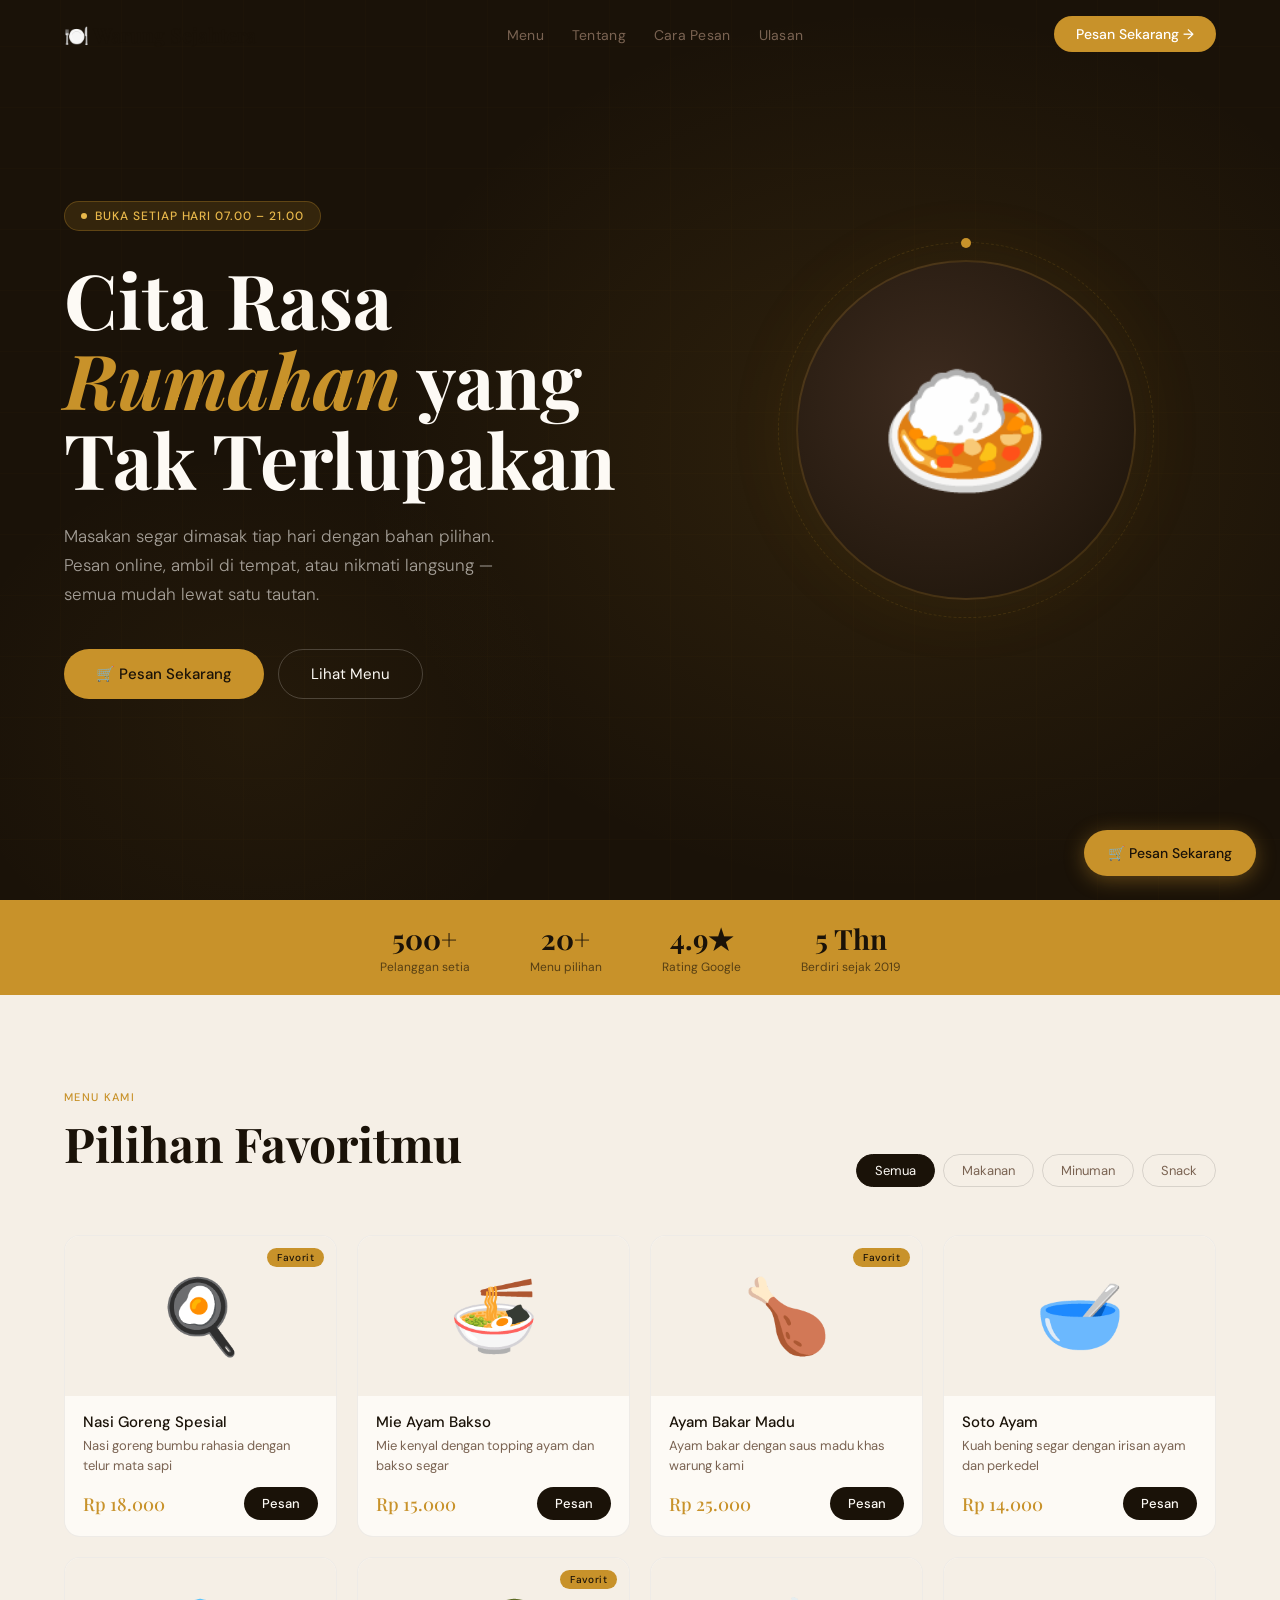
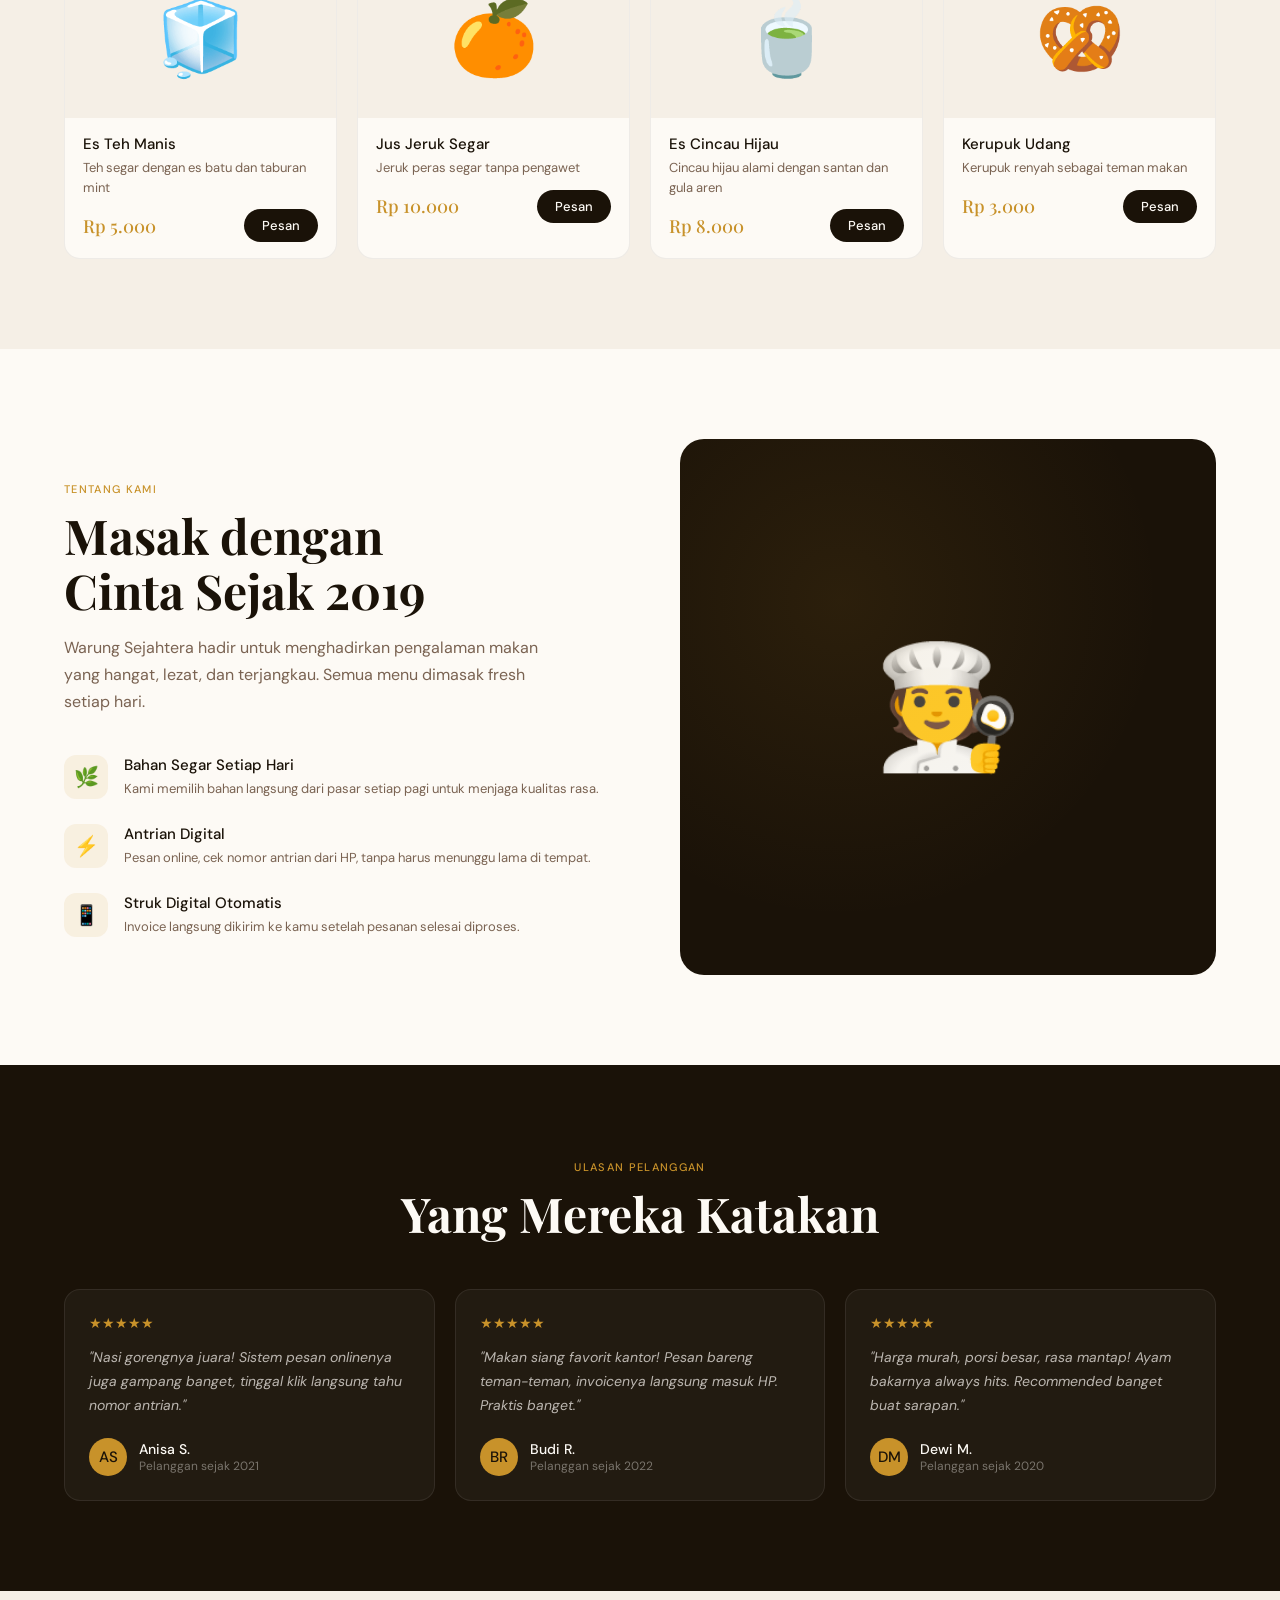
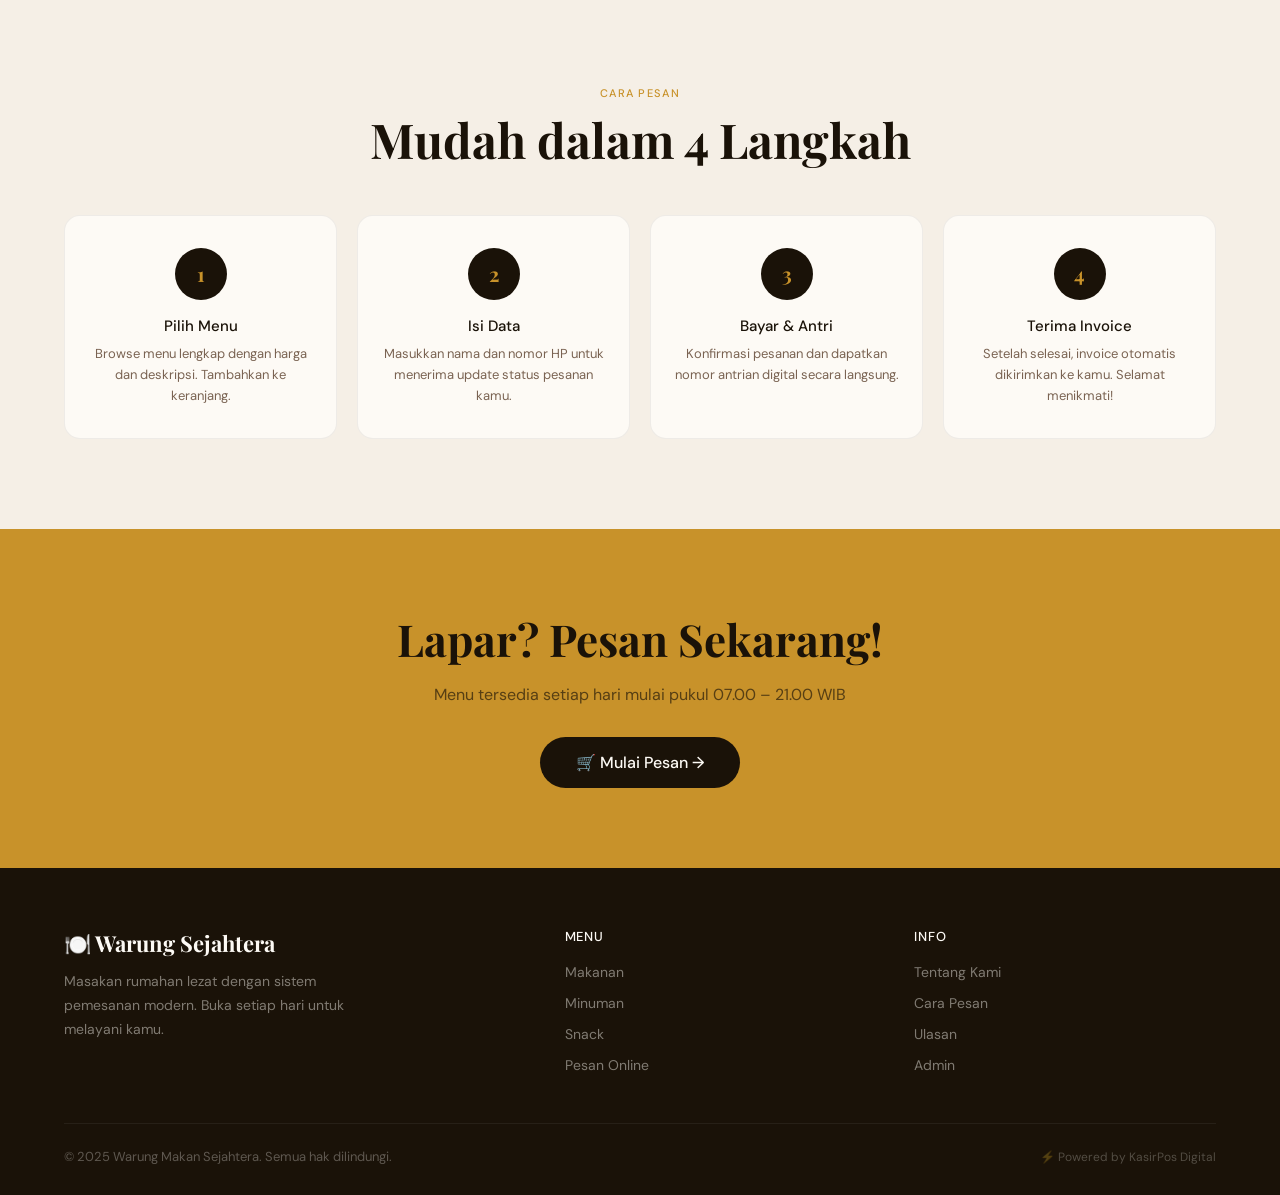
<file: index.html>
<!DOCTYPE html>
<html lang="id">
<head>
<meta charset="UTF-8">
<meta name="viewport" content="width=device-width, initial-scale=1.0">
<meta name="theme-color" content="#1a1208">
<meta name="description" content="Warung Makan Sejahtera - Masakan rumahan lezat, harga bersahabat">
<title>Warung Makan Sejahtera</title>
<link rel="manifest" href="manifest.json">
<link rel="preconnect" href="https://fonts.googleapis.com">
<link href="https://fonts.googleapis.com/css2?family=Playfair+Display:ital,wght@0,500;0,700;1,500&family=DM+Sans:wght@300;400;500&display=swap" rel="stylesheet">
<style>
:root {
  --c-dark: #1a1208;
  --c-brown: #3d2b1f;
  --c-gold: #c8922a;
  --c-gold-light: #e8b84b;
  --c-cream: #f5efe6;
  --c-text: #2d1f10;
  --c-muted: #7a6352;
  --c-white: #fdfaf5;
  --font-display: 'Playfair Display', Georgia, serif;
  --font-body: 'DM Sans', sans-serif;
}
* { box-sizing: border-box; margin: 0; padding: 0; }
html { scroll-behavior: smooth; }
body {
  font-family: var(--font-body);
  background: var(--c-white);
  color: var(--c-text);
  overflow-x: hidden;
}

/* NAV */
nav {
  position: fixed; top: 0; width: 100%; z-index: 100;
  padding: 16px 5%;
  display: flex; align-items: center; justify-content: space-between;
  transition: background 0.3s, box-shadow 0.3s;
}
nav.scrolled {
  background: rgba(253,250,245,0.95);
  backdrop-filter: blur(8px);
  box-shadow: 0 1px 0 rgba(0,0,0,0.08);
}
.nav-logo { font-family: var(--font-display); font-size: 20px; color: var(--c-dark); font-weight: 700; }
.nav-links { display: flex; gap: 28px; list-style: none; }
.nav-links a { font-size: 14px; color: var(--c-muted); text-decoration: none; font-weight: 400; letter-spacing: 0.02em; transition: color 0.2s; }
.nav-links a:hover { color: var(--c-gold); }
.nav-cta {
  background: var(--c-gold); color: #fff; padding: 9px 22px;
  border-radius: 100px; font-size: 14px; font-weight: 500;
  text-decoration: none; transition: background 0.2s, transform 0.15s;
  font-family: var(--font-body);
}
.nav-cta:hover { background: var(--c-gold-light); transform: translateY(-1px); }

/* HERO */
.hero {
  min-height: 100vh;
  background: var(--c-dark);
  display: flex; align-items: center;
  position: relative; overflow: hidden;
  padding: 0 5%;
}
.hero-bg {
  position: absolute; inset: 0;
  background:
    radial-gradient(ellipse 60% 70% at 70% 50%, rgba(200,146,42,0.12) 0%, transparent 70%),
    radial-gradient(ellipse 40% 50% at 20% 80%, rgba(200,146,42,0.06) 0%, transparent 60%);
}
.hero-pattern {
  position: absolute; inset: 0; opacity: 0.04;
  background-image: repeating-linear-gradient(0deg, transparent, transparent 60px, rgba(200,146,42,0.5) 60px, rgba(200,146,42,0.5) 61px),
    repeating-linear-gradient(90deg, transparent, transparent 60px, rgba(200,146,42,0.5) 60px, rgba(200,146,42,0.5) 61px);
}
.hero-content { position: relative; z-index: 1; max-width: 620px; }
.hero-badge {
  display: inline-flex; align-items: center; gap: 8px;
  background: rgba(200,146,42,0.15); border: 1px solid rgba(200,146,42,0.3);
  color: var(--c-gold-light); padding: 6px 16px; border-radius: 100px;
  font-size: 12px; font-weight: 500; letter-spacing: 0.08em; text-transform: uppercase;
  margin-bottom: 28px;
}
.hero-badge span { width: 6px; height: 6px; border-radius: 50%; background: var(--c-gold-light); animation: pulse 2s infinite; }
@keyframes pulse { 0%,100%{opacity:1} 50%{opacity:0.4} }
.hero h1 {
  font-family: var(--font-display); font-size: clamp(42px, 7vw, 76px);
  color: var(--c-white); line-height: 1.05; font-weight: 700;
  margin-bottom: 24px;
}
.hero h1 em { color: var(--c-gold); font-style: italic; }
.hero p { font-size: 17px; color: rgba(253,250,245,0.6); line-height: 1.7; margin-bottom: 40px; font-weight: 300; max-width: 460px; }
.hero-actions { display: flex; gap: 14px; flex-wrap: wrap; }
.btn-primary {
  background: var(--c-gold); color: var(--c-dark); padding: 14px 32px;
  border-radius: 100px; font-size: 15px; font-weight: 500;
  text-decoration: none; display: inline-flex; align-items: center; gap: 8px;
  transition: all 0.2s;
}
.btn-primary:hover { background: var(--c-gold-light); transform: translateY(-2px); }
.btn-secondary {
  border: 1px solid rgba(253,250,245,0.2); color: var(--c-white); padding: 14px 32px;
  border-radius: 100px; font-size: 15px; font-weight: 400;
  text-decoration: none; transition: all 0.2s;
}
.btn-secondary:hover { background: rgba(253,250,245,0.08); }
.hero-img {
  position: absolute; right: -2%; bottom: 0; top: 0;
  width: 50%; display: flex; align-items: center; justify-content: center;
  pointer-events: none;
}
.hero-visual {
  width: 380px; height: 380px; position: relative;
}
.hero-plate {
  width: 340px; height: 340px; border-radius: 50%;
  background: radial-gradient(circle at 40% 40%, #3d2b1f, #1a1208);
  border: 2px solid rgba(200,146,42,0.2);
  display: flex; align-items: center; justify-content: center;
  font-size: 140px; position: relative;
  box-shadow: 0 0 80px rgba(200,146,42,0.08);
}
.hero-orbit {
  position: absolute; inset: -20px; border-radius: 50%;
  border: 1px dashed rgba(200,146,42,0.15);
  animation: spin 20s linear infinite;
}
@keyframes spin { to { transform: rotate(360deg); } }
.hero-orbit-dot {
  position: absolute; top: -5px; left: 50%; transform: translateX(-50%);
  width: 10px; height: 10px; border-radius: 50%; background: var(--c-gold);
}

/* STATS BAR */
.stats-bar {
  background: var(--c-gold);
  padding: 20px 5%;
  display: flex; justify-content: center; gap: 60px;
}
.stat { text-align: center; }
.stat-num { font-family: var(--font-display); font-size: 28px; font-weight: 700; color: var(--c-dark); }
.stat-label { font-size: 12px; color: rgba(26,18,8,0.65); font-weight: 400; margin-top: 2px; }

/* SECTION */
section { padding: 90px 5%; }
.section-tag {
  display: inline-block;
  font-size: 11px; font-weight: 500; letter-spacing: 0.12em; text-transform: uppercase;
  color: var(--c-gold); margin-bottom: 12px;
}
.section-title {
  font-family: var(--font-display); font-size: clamp(32px, 4vw, 48px);
  color: var(--c-dark); font-weight: 700; line-height: 1.15;
  margin-bottom: 16px;
}
.section-sub { font-size: 16px; color: var(--c-muted); line-height: 1.7; max-width: 500px; }

/* MENU */
#menu { background: var(--c-cream); }
.menu-header { display: flex; justify-content: space-between; align-items: flex-end; margin-bottom: 48px; flex-wrap: wrap; gap: 16px; }
.menu-cats { display: flex; gap: 8px; flex-wrap: wrap; }
.menu-cat {
  padding: 7px 18px; border-radius: 100px;
  border: 1px solid rgba(0,0,0,0.12); background: transparent;
  font-size: 13px; color: var(--c-muted); cursor: pointer;
  font-family: var(--font-body); transition: all 0.2s;
}
.menu-cat.active { background: var(--c-dark); color: var(--c-white); border-color: var(--c-dark); }
.menu-grid { display: grid; grid-template-columns: repeat(auto-fill, minmax(260px, 1fr)); gap: 20px; }
.menu-card {
  background: var(--c-white); border-radius: 16px; overflow: hidden;
  border: 1px solid rgba(0,0,0,0.06);
  transition: transform 0.25s, box-shadow 0.25s;
}
.menu-card:hover { transform: translateY(-4px); box-shadow: 0 16px 40px rgba(0,0,0,0.1); }
.menu-card-img {
  height: 160px; display: flex; align-items: center; justify-content: center;
  background: var(--c-cream); font-size: 72px;
  position: relative;
}
.menu-badge-sold {
  position: absolute; top: 12px; right: 12px;
  background: var(--c-gold); color: var(--c-dark);
  font-size: 10px; font-weight: 500; padding: 3px 10px; border-radius: 100px;
  letter-spacing: 0.04em;
}
.menu-card-body { padding: 16px 18px; }
.menu-card-name { font-size: 15px; font-weight: 500; color: var(--c-dark); margin-bottom: 4px; }
.menu-card-desc { font-size: 13px; color: var(--c-muted); margin-bottom: 12px; line-height: 1.5; }
.menu-card-footer { display: flex; justify-content: space-between; align-items: center; }
.menu-price { font-family: var(--font-display); font-size: 18px; color: var(--c-gold); font-weight: 500; }
.btn-order {
  background: var(--c-dark); color: var(--c-white);
  padding: 8px 18px; border-radius: 100px; font-size: 13px;
  text-decoration: none; font-weight: 500; transition: background 0.2s;
}
.btn-order:hover { background: var(--c-brown); }

/* ABOUT */
.about-grid { display: grid; grid-template-columns: 1fr 1fr; gap: 80px; align-items: center; }
.about-visual {
  aspect-ratio: 1; background: var(--c-dark); border-radius: 24px;
  display: flex; align-items: center; justify-content: center;
  font-size: 120px; position: relative; overflow: hidden;
}
.about-visual::after {
  content: ''; position: absolute; inset: 0;
  background: radial-gradient(circle at 30% 30%, rgba(200,146,42,0.1), transparent 60%);
}
.about-features { display: flex; flex-direction: column; gap: 24px; margin-top: 40px; }
.feature { display: flex; gap: 16px; }
.feature-icon {
  width: 44px; height: 44px; border-radius: 12px; background: rgba(200,146,42,0.1);
  display: flex; align-items: center; justify-content: center; font-size: 20px; flex-shrink: 0;
}
.feature-text h4 { font-size: 15px; font-weight: 500; color: var(--c-dark); margin-bottom: 4px; }
.feature-text p { font-size: 13px; color: var(--c-muted); line-height: 1.6; }

/* TESTIMONIALS */
#testimonials { background: var(--c-dark); }
#testimonials .section-title { color: var(--c-white); }
#testimonials .section-tag { color: var(--c-gold); }
.testi-grid { display: grid; grid-template-columns: repeat(3, 1fr); gap: 20px; margin-top: 48px; }
.testi-card {
  background: rgba(255,255,255,0.04); border: 1px solid rgba(255,255,255,0.08);
  border-radius: 16px; padding: 24px;
}
.testi-stars { color: var(--c-gold); font-size: 14px; margin-bottom: 14px; }
.testi-text { font-size: 14px; color: rgba(253,250,245,0.7); line-height: 1.7; margin-bottom: 20px; font-style: italic; }
.testi-author { display: flex; align-items: center; gap: 12px; }
.testi-avatar {
  width: 38px; height: 38px; border-radius: 50%; background: var(--c-gold);
  display: flex; align-items: center; justify-content: center;
  font-size: 15px; font-weight: 500; color: var(--c-dark);
}
.testi-name { font-size: 14px; font-weight: 500; color: var(--c-white); }
.testi-since { font-size: 12px; color: rgba(253,250,245,0.4); }

/* HOW TO ORDER */
#cara-pesan { background: var(--c-cream); }
.steps { display: grid; grid-template-columns: repeat(4, 1fr); gap: 20px; margin-top: 48px; }
.step { text-align: center; padding: 32px 20px; background: var(--c-white); border-radius: 16px; border: 1px solid rgba(0,0,0,0.06); }
.step-num {
  width: 52px; height: 52px; border-radius: 50%;
  background: var(--c-dark); color: var(--c-gold);
  display: flex; align-items: center; justify-content: center;
  font-family: var(--font-display); font-size: 20px; font-weight: 700;
  margin: 0 auto 16px;
}
.step h3 { font-size: 15px; font-weight: 500; color: var(--c-dark); margin-bottom: 8px; }
.step p { font-size: 13px; color: var(--c-muted); line-height: 1.6; }

/* CTA SECTION */
.cta-section {
  background: var(--c-gold);
  padding: 80px 5%;
  text-align: center;
}
.cta-section h2 { font-family: var(--font-display); font-size: clamp(28px, 4vw, 44px); color: var(--c-dark); margin-bottom: 16px; }
.cta-section p { font-size: 16px; color: rgba(26,18,8,0.65); margin-bottom: 32px; }
.btn-cta-dark {
  display: inline-flex; align-items: center; gap: 8px;
  background: var(--c-dark); color: var(--c-white);
  padding: 15px 36px; border-radius: 100px; font-size: 16px; font-weight: 500;
  text-decoration: none; transition: all 0.2s;
}
.btn-cta-dark:hover { background: var(--c-brown); transform: translateY(-2px); }

/* FOOTER */
footer {
  background: var(--c-dark); padding: 60px 5% 30px;
}
.footer-top { display: grid; grid-template-columns: 1.5fr 1fr 1fr; gap: 48px; margin-bottom: 48px; }
.footer-brand h3 { font-family: var(--font-display); font-size: 22px; color: var(--c-white); margin-bottom: 12px; }
.footer-brand p { font-size: 14px; color: rgba(253,250,245,0.45); line-height: 1.7; max-width: 280px; }
.footer-col h4 { font-size: 13px; font-weight: 500; color: var(--c-white); margin-bottom: 16px; letter-spacing: 0.06em; text-transform: uppercase; }
.footer-col ul { list-style: none; display: flex; flex-direction: column; gap: 10px; }
.footer-col a { font-size: 14px; color: rgba(253,250,245,0.45); text-decoration: none; transition: color 0.2s; }
.footer-col a:hover { color: var(--c-gold); }
.footer-bottom { border-top: 1px solid rgba(255,255,255,0.06); padding-top: 24px; display: flex; justify-content: space-between; align-items: center; flex-wrap: wrap; gap: 12px; }
.footer-copy { font-size: 13px; color: rgba(253,250,245,0.3); }
.footer-badge { font-size: 12px; color: rgba(253,250,245,0.25); display: flex; align-items: center; gap: 6px; }

/* FLOATING ORDER BUTTON */
.fab {
  position: fixed; bottom: 24px; right: 24px; z-index: 99;
  background: var(--c-gold); color: var(--c-dark);
  padding: 14px 24px; border-radius: 100px;
  font-size: 14px; font-weight: 500;
  text-decoration: none; display: flex; align-items: center; gap: 8px;
  box-shadow: 0 4px 20px rgba(200,146,42,0.4);
  transition: all 0.2s; font-family: var(--font-body);
}
.fab:hover { background: var(--c-gold-light); transform: translateY(-3px); box-shadow: 0 8px 32px rgba(200,146,42,0.45); }

/* MOBILE */
@media(max-width:768px) {
  .hero-img { display: none; }
  .hero-content { max-width: 100%; }
  .hero h1 { font-size: 38px; }
  .nav-links, .nav-cta { display: none; }
  .stats-bar { gap: 28px; flex-wrap: wrap; }
  .about-grid { grid-template-columns: 1fr; gap: 40px; }
  .about-visual { display: none; }
  .testi-grid { grid-template-columns: 1fr; }
  .steps { grid-template-columns: 1fr 1fr; }
  .footer-top { grid-template-columns: 1fr; gap: 32px; }
}

/* ANIMATIONS */
.fade-up { opacity: 0; transform: translateY(24px); transition: opacity 0.6s ease, transform 0.6s ease; }
.fade-up.visible { opacity: 1; transform: translateY(0); }
</style>
</head>
<body>

<nav id="navbar">
  <div class="nav-logo">🍽️ Warung Sejahtera</div>
  <ul class="nav-links">
    <li><a href="#menu">Menu</a></li>
    <li><a href="#tentang">Tentang</a></li>
    <li><a href="#cara-pesan">Cara Pesan</a></li>
    <li><a href="#testimonials">Ulasan</a></li>
  </ul>
  <a href="pesan.html" class="nav-cta">Pesan Sekarang →</a>
</nav>

<section class="hero" id="home">
  <div class="hero-bg"></div>
  <div class="hero-pattern"></div>
  <div class="hero-content">
    <div class="hero-badge"><span></span>Buka Setiap Hari 07.00 – 21.00</div>
    <h1>Cita Rasa <em>Rumahan</em> yang Tak Terlupakan</h1>
    <p>Masakan segar dimasak tiap hari dengan bahan pilihan. Pesan online, ambil di tempat, atau nikmati langsung — semua mudah lewat satu tautan.</p>
    <div class="hero-actions">
      <a href="pesan.html" class="btn-primary">🛒 Pesan Sekarang</a>
      <a href="#menu" class="btn-secondary">Lihat Menu</a>
    </div>
  </div>
  <div class="hero-img">
    <div class="hero-visual">
      <div class="hero-plate">🍛
        <div class="hero-orbit"><div class="hero-orbit-dot"></div></div>
      </div>
    </div>
  </div>
</section>

<div class="stats-bar">
  <div class="stat"><div class="stat-num">500+</div><div class="stat-label">Pelanggan setia</div></div>
  <div class="stat"><div class="stat-num">20+</div><div class="stat-label">Menu pilihan</div></div>
  <div class="stat"><div class="stat-num">4.9★</div><div class="stat-label">Rating Google</div></div>
  <div class="stat"><div class="stat-num">5 Thn</div><div class="stat-label">Berdiri sejak 2019</div></div>
</div>

<section id="menu">
  <div class="menu-header fade-up">
    <div>
      <span class="section-tag">Menu Kami</span>
      <h2 class="section-title">Pilihan Favoritmu</h2>
    </div>
    <div class="menu-cats">
      <button class="menu-cat active" onclick="filterMenu('semua',this)">Semua</button>
      <button class="menu-cat" onclick="filterMenu('makanan',this)">Makanan</button>
      <button class="menu-cat" onclick="filterMenu('minuman',this)">Minuman</button>
      <button class="menu-cat" onclick="filterMenu('snack',this)">Snack</button>
    </div>
  </div>
  <div class="menu-grid" id="menu-grid"></div>
</section>

<section id="tentang">
  <div class="about-grid">
    <div class="fade-up">
      <span class="section-tag">Tentang Kami</span>
      <h2 class="section-title">Masak dengan<br>Cinta Sejak 2019</h2>
      <p class="section-sub">Warung Sejahtera hadir untuk menghadirkan pengalaman makan yang hangat, lezat, dan terjangkau. Semua menu dimasak fresh setiap hari.</p>
      <div class="about-features">
        <div class="feature">
          <div class="feature-icon">🌿</div>
          <div class="feature-text"><h4>Bahan Segar Setiap Hari</h4><p>Kami memilih bahan langsung dari pasar setiap pagi untuk menjaga kualitas rasa.</p></div>
        </div>
        <div class="feature">
          <div class="feature-icon">⚡</div>
          <div class="feature-text"><h4>Antrian Digital</h4><p>Pesan online, cek nomor antrian dari HP, tanpa harus menunggu lama di tempat.</p></div>
        </div>
        <div class="feature">
          <div class="feature-icon">📱</div>
          <div class="feature-text"><h4>Struk Digital Otomatis</h4><p>Invoice langsung dikirim ke kamu setelah pesanan selesai diproses.</p></div>
        </div>
      </div>
    </div>
    <div class="about-visual fade-up">🧑‍🍳</div>
  </div>
</section>

<section id="testimonials">
  <div style="text-align:center" class="fade-up">
    <span class="section-tag">Ulasan Pelanggan</span>
    <h2 class="section-title">Yang Mereka Katakan</h2>
  </div>
  <div class="testi-grid fade-up">
    <div class="testi-card">
      <div class="testi-stars">★★★★★</div>
      <p class="testi-text">"Nasi gorengnya juara! Sistem pesan onlinenya juga gampang banget, tinggal klik langsung tahu nomor antrian."</p>
      <div class="testi-author"><div class="testi-avatar">AS</div><div><div class="testi-name">Anisa S.</div><div class="testi-since">Pelanggan sejak 2021</div></div></div>
    </div>
    <div class="testi-card">
      <div class="testi-stars">★★★★★</div>
      <p class="testi-text">"Makan siang favorit kantor! Pesan bareng teman-teman, invoicenya langsung masuk HP. Praktis banget."</p>
      <div class="testi-author"><div class="testi-avatar">BR</div><div><div class="testi-name">Budi R.</div><div class="testi-since">Pelanggan sejak 2022</div></div></div>
    </div>
    <div class="testi-card">
      <div class="testi-stars">★★★★★</div>
      <p class="testi-text">"Harga murah, porsi besar, rasa mantap! Ayam bakarnya always hits. Recommended banget buat sarapan."</p>
      <div class="testi-author"><div class="testi-avatar">DM</div><div><div class="testi-name">Dewi M.</div><div class="testi-since">Pelanggan sejak 2020</div></div></div>
    </div>
  </div>
</section>

<section id="cara-pesan">
  <div style="text-align:center" class="fade-up">
    <span class="section-tag">Cara Pesan</span>
    <h2 class="section-title">Mudah dalam 4 Langkah</h2>
  </div>
  <div class="steps fade-up">
    <div class="step">
      <div class="step-num">1</div>
      <h3>Pilih Menu</h3>
      <p>Browse menu lengkap dengan harga dan deskripsi. Tambahkan ke keranjang.</p>
    </div>
    <div class="step">
      <div class="step-num">2</div>
      <h3>Isi Data</h3>
      <p>Masukkan nama dan nomor HP untuk menerima update status pesanan kamu.</p>
    </div>
    <div class="step">
      <div class="step-num">3</div>
      <h3>Bayar & Antri</h3>
      <p>Konfirmasi pesanan dan dapatkan nomor antrian digital secara langsung.</p>
    </div>
    <div class="step">
      <div class="step-num">4</div>
      <h3>Terima Invoice</h3>
      <p>Setelah selesai, invoice otomatis dikirimkan ke kamu. Selamat menikmati!</p>
    </div>
  </div>
</section>

<div class="cta-section">
  <h2>Lapar? Pesan Sekarang!</h2>
  <p>Menu tersedia setiap hari mulai pukul 07.00 – 21.00 WIB</p>
  <a href="pesan.html" class="btn-cta-dark">🛒 Mulai Pesan →</a>
</div>

<footer>
  <div class="footer-top">
    <div class="footer-brand">
      <h3>🍽️ Warung Sejahtera</h3>
      <p>Masakan rumahan lezat dengan sistem pemesanan modern. Buka setiap hari untuk melayani kamu.</p>
    </div>
    <div class="footer-col">
      <h4>Menu</h4>
      <ul>
        <li><a href="#menu">Makanan</a></li>
        <li><a href="#menu">Minuman</a></li>
        <li><a href="#menu">Snack</a></li>
        <li><a href="pesan.html">Pesan Online</a></li>
      </ul>
    </div>
    <div class="footer-col">
      <h4>Info</h4>
      <ul>
        <li><a href="#tentang">Tentang Kami</a></li>
        <li><a href="#cara-pesan">Cara Pesan</a></li>
        <li><a href="#testimonials">Ulasan</a></li>
        <li><a href="admin.html">Admin</a></li>
      </ul>
    </div>
  </div>
  <div class="footer-bottom">
    <span class="footer-copy">© 2025 Warung Makan Sejahtera. Semua hak dilindungi.</span>
    <span class="footer-badge">⚡ Powered by KasirPos Digital</span>
  </div>
</footer>

<a href="pesan.html" class="fab">🛒 Pesan Sekarang</a>

<script>
const menuData = [
  {id:1, name:'Nasi Goreng Spesial', price:18000, emoji:'🍳', cat:'makanan', desc:'Nasi goreng bumbu rahasia dengan telur mata sapi', sold:true},
  {id:2, name:'Mie Ayam Bakso', price:15000, emoji:'🍜', cat:'makanan', desc:'Mie kenyal dengan topping ayam dan bakso segar', sold:false},
  {id:3, name:'Ayam Bakar Madu', price:25000, emoji:'🍗', cat:'makanan', desc:'Ayam bakar dengan saus madu khas warung kami', sold:true},
  {id:4, name:'Soto Ayam', price:14000, emoji:'🥣', cat:'makanan', desc:'Kuah bening segar dengan irisan ayam dan perkedel', sold:false},
  {id:5, name:'Es Teh Manis', price:5000, emoji:'🧊', cat:'minuman', desc:'Teh segar dengan es batu dan taburan mint', sold:false},
  {id:6, name:'Jus Jeruk Segar', price:10000, emoji:'🍊', cat:'minuman', desc:'Jeruk peras segar tanpa pengawet', sold:true},
  {id:7, name:'Es Cincau Hijau', price:8000, emoji:'🍵', cat:'minuman', desc:'Cincau hijau alami dengan santan dan gula aren', sold:false},
  {id:8, name:'Kerupuk Udang', price:3000, emoji:'🥨', cat:'snack', desc:'Kerupuk renyah sebagai teman makan', sold:false},
];

const fmt = n => 'Rp ' + n.toLocaleString('id-ID');
let currentCat = 'semua';

function filterMenu(cat, btn) {
  currentCat = cat;
  document.querySelectorAll('.menu-cat').forEach(b => b.classList.remove('active'));
  btn.classList.add('active');
  renderMenu();
}

function renderMenu() {
  const filtered = currentCat === 'semua' ? menuData : menuData.filter(m => m.cat === currentCat);
  document.getElementById('menu-grid').innerHTML = filtered.map(m => `
    <div class="menu-card fade-up">
      <div class="menu-card-img">
        <span style="font-size:72px">${m.emoji}</span>
        ${m.sold ? '<span class="menu-badge-sold">Favorit</span>' : ''}
      </div>
      <div class="menu-card-body">
        <div class="menu-card-name">${m.name}</div>
        <div class="menu-card-desc">${m.desc}</div>
        <div class="menu-card-footer">
          <span class="menu-price">${fmt(m.price)}</span>
          <a href="pesan.html" class="btn-order">Pesan</a>
        </div>
      </div>
    </div>`).join('');
  observeFadeUps();
}

function observeFadeUps() {
  const obs = new IntersectionObserver(entries => {
    entries.forEach(e => { if (e.isIntersecting) { e.target.classList.add('visible'); obs.unobserve(e.target); } });
  }, { threshold: 0.1 });
  document.querySelectorAll('.fade-up:not(.visible)').forEach(el => obs.observe(el));
}

window.addEventListener('scroll', () => {
  document.getElementById('navbar').classList.toggle('scrolled', window.scrollY > 60);
});

renderMenu();
observeFadeUps();
</script>
</body>
</html>
</file>
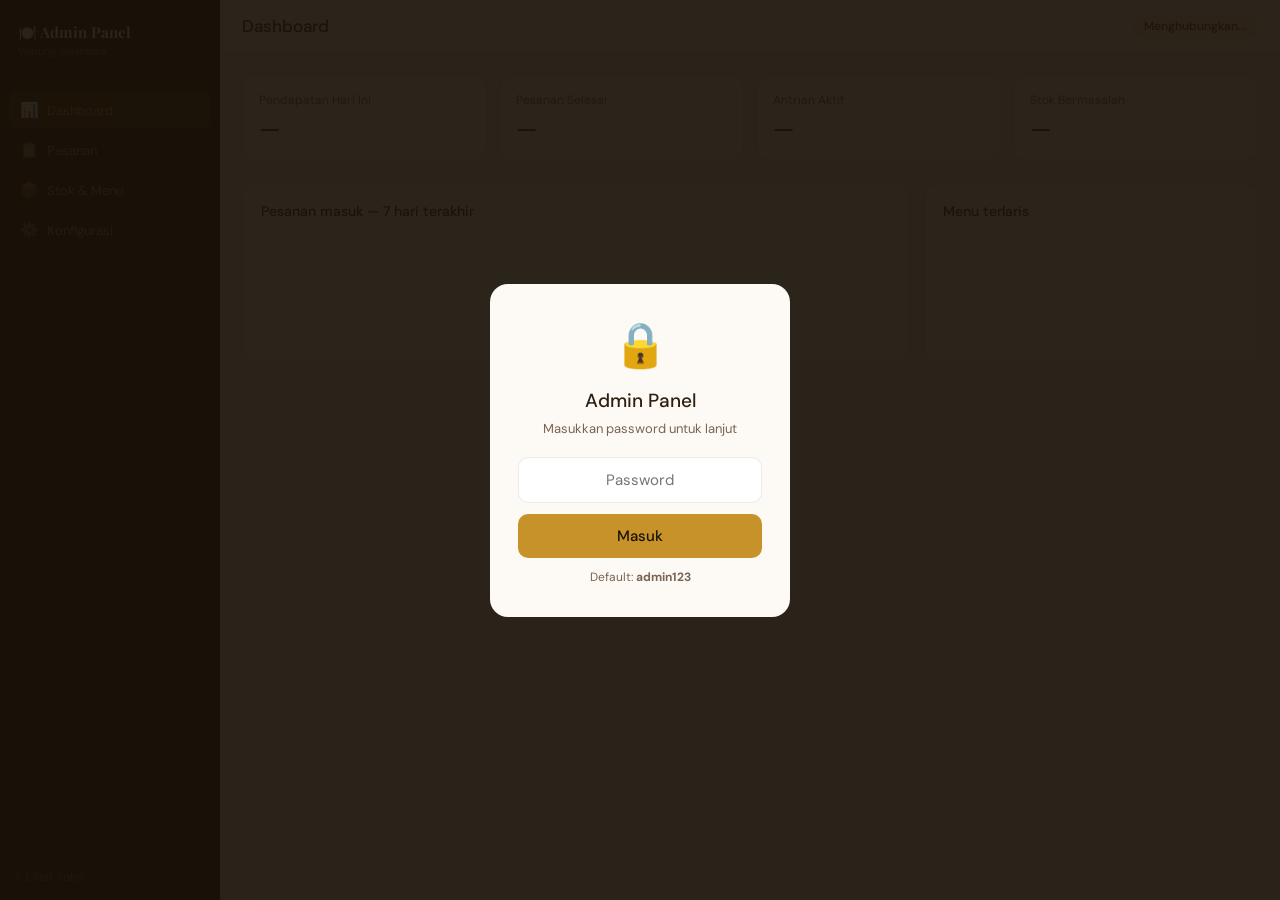
<file: admin.html>
<!DOCTYPE html>
<html lang="id">
<head>
<meta charset="UTF-8">
<meta name="viewport" content="width=device-width, initial-scale=1.0">
<meta name="theme-color" content="#1a1208">
<title>Admin — Warung Sejahtera</title>
<link rel="manifest" href="manifest.json">
<link href="https://fonts.googleapis.com/css2?family=Playfair+Display:wght@600;700&family=DM+Sans:wght@300;400;500&display=swap" rel="stylesheet">
<style>
:root{--dark:#1a1208;--brown:#3d2b1f;--gold:#c8922a;--gold-l:#e8b84b;--cream:#f5efe6;--white:#fdfaf5;--muted:#7a6352;--text:#2d1f10;--border:rgba(0,0,0,0.08);--ok:#1D9E75;--err:#e24b4a;--warn:#BA7517;--fd:'Playfair Display',serif;--fb:'DM Sans',sans-serif;--sw:220px}
*{box-sizing:border-box;margin:0;padding:0}
body{font-family:var(--fb);background:var(--cream);color:var(--text);display:flex;min-height:100vh}
/* SIDEBAR */
.sb{width:var(--sw);background:var(--dark);position:fixed;top:0;left:0;bottom:0;display:flex;flex-direction:column;z-index:50;overflow-y:auto}
.sb-logo{padding:22px 18px 18px;border-bottom:1px solid rgba(255,255,255,0.06)}
.sb-logo h2{font-family:var(--fd);font-size:15px;color:white}
.sb-logo p{font-size:11px;color:rgba(255,255,255,0.3);margin-top:2px}
.sb-nav{flex:1;padding:14px 9px;display:flex;flex-direction:column;gap:2px}
.ni{display:flex;align-items:center;gap:9px;padding:9px 11px;border-radius:9px;font-size:13px;color:rgba(255,255,255,0.5);cursor:pointer;border:none;background:transparent;width:100%;font-family:var(--fb);transition:all .15s;text-align:left}
.ni:hover{background:rgba(255,255,255,0.06);color:rgba(255,255,255,0.8)}
.ni.on{background:rgba(200,146,42,0.15);color:var(--gold)}
.ni-ico{font-size:15px;width:18px;text-align:center}
.ni-badge{margin-left:auto;background:var(--err);color:white;font-size:10px;font-weight:700;padding:2px 6px;border-radius:100px;display:none}
.ni-badge.on{display:block}
.sb-foot{padding:14px;border-top:1px solid rgba(255,255,255,0.06)}
.sb-foot a{font-size:12px;color:rgba(255,255,255,0.28);text-decoration:none}
.sb-foot a:hover{color:var(--gold)}
/* MAIN */
.main{margin-left:var(--sw);flex:1;min-width:0}
.topbar{padding:14px 22px;background:var(--white);border-bottom:1px solid var(--border);display:flex;align-items:center;justify-content:space-between;position:sticky;top:0;z-index:40}
.topbar h1{font-size:17px;font-weight:500}
.tb-r{display:flex;align-items:center;gap:10px}
.tb-date{font-size:13px;color:var(--muted)}
.tb-conn{font-size:12px;padding:4px 11px;border-radius:100px;font-weight:500}
.conn-ok{background:#E1F5EE;color:#085041}
.conn-err{background:#FCEBEB;color:#791F1F}
.conn-checking{background:#FAEEDA;color:#633806}
.content{padding:22px}
/* SECTIONS */
.sec{display:none}.sec.on{display:block}
/* METRICS */
.metrics{display:grid;grid-template-columns:repeat(4,1fr);gap:12px;margin-bottom:22px}
.met{background:var(--white);border-radius:13px;border:1px solid var(--border);padding:16px}
.met-lbl{font-size:12px;color:var(--muted);margin-bottom:5px}
.met-val{font-size:24px;font-weight:500;color:var(--text)}
.met-sub{font-size:12px;color:var(--muted);margin-top:3px}
.c-ok{color:var(--ok)}.c-warn{color:var(--warn)}.c-err{color:var(--err)}
/* ALERTS */
.alert{padding:11px 15px;border-radius:10px;font-size:13px;margin-bottom:14px;display:flex;align-items:flex-start;gap:9px}
.al-warn{background:#FAEEDA;color:#633806;border:1px solid #FAC775}
.al-ok{background:#E1F5EE;color:#085041;border:1px solid #9FE1CB}
/* CHART */
.chart-grid{display:grid;grid-template-columns:2fr 1fr;gap:14px;margin-bottom:22px}
.ccrd{background:var(--white);border-radius:13px;border:1px solid var(--border);padding:18px}
.ccrd h3{font-size:14px;font-weight:500;margin-bottom:14px}
.barchart{display:flex;align-items:flex-end;gap:7px;height:110px}
.bc-col{flex:1;display:flex;flex-direction:column;align-items:center;gap:4px;height:100%;justify-content:flex-end}
.bc-bar{background:var(--gold);border-radius:4px 4px 0 0;width:100%;min-height:4px;transition:height .4s}
.bc-lbl{font-size:10px;color:var(--muted)}
.toplist{display:flex;flex-direction:column;gap:9px}
.tli{display:flex;align-items:center;gap:9px}
.tli-rank{font-size:12px;color:var(--muted);width:14px}
.tli-info{flex:1;min-width:0}
.tli-name{font-size:13px;color:var(--text);margin-bottom:3px;overflow:hidden;text-overflow:ellipsis;white-space:nowrap}
.tli-bg{background:var(--cream);border-radius:100px;height:5px}
.tli-fill{background:var(--gold);border-radius:100px;height:5px}
.tli-n{font-size:12px;font-weight:500;color:var(--text);width:22px;text-align:right}
/* ORDERS */
.orders-hdr{display:flex;align-items:center;justify-content:space-between;margin-bottom:14px;flex-wrap:wrap;gap:10px}
.orders-hdr h2{font-size:16px;font-weight:500}
.ftabs{display:flex;gap:6px}
.ftab{padding:5px 13px;border-radius:100px;border:1px solid var(--border);background:transparent;font-size:12px;color:var(--muted);cursor:pointer;font-family:var(--fb);transition:all .15s}
.ftab.on{background:var(--dark);color:white;border-color:var(--dark)}
.olist{display:flex;flex-direction:column;gap:9px}
.ocard{background:var(--white);border-radius:13px;border:1px solid var(--border);padding:15px 16px;display:flex;align-items:flex-start;gap:13px}
.ocard.new-order{animation:flash .6s ease}
@keyframes flash{0%{background:#FAEEDA}100%{background:var(--white)}}
.oq{width:46px;height:46px;border-radius:11px;background:var(--cream);display:flex;align-items:center;justify-content:center;font-family:var(--fd);font-size:19px;color:var(--gold);font-weight:700;flex-shrink:0}
.oinfo{flex:1;min-width:0}
.otop{display:flex;align-items:center;gap:8px;margin-bottom:3px;flex-wrap:wrap}
.oname{font-size:14px;font-weight:500}
.oid{font-size:11px;color:var(--muted)}
.otyp{font-size:11px;padding:2px 8px;border-radius:100px;background:var(--cream);color:var(--muted)}
.oitems{font-size:13px;color:var(--muted);margin-bottom:5px;overflow:hidden;text-overflow:ellipsis;white-space:nowrap}
.obottom{display:flex;align-items:center;justify-content:space-between;flex-wrap:wrap;gap:8px}
.ototl{font-size:14px;font-weight:500}
.ohp{font-size:12px;color:var(--muted)}
.ostatus{font-size:11px;padding:2px 9px;border-radius:100px;font-weight:500}
.sp{background:#FAEEDA;color:#633806}.sc{background:#E6F1FB;color:#185FA5}.sd{background:#E1F5EE;color:#085041}
.oacts{display:flex;gap:7px;flex-shrink:0}
.bproc{padding:7px 14px;background:var(--gold);color:var(--dark);border:none;border-radius:7px;font-size:12px;font-weight:500;cursor:pointer;font-family:var(--fb);white-space:nowrap}
.bproc:hover{background:var(--gold-l)}
.bdone{padding:7px 14px;background:var(--ok);color:white;border:none;border-radius:7px;font-size:12px;font-weight:500;cursor:pointer;font-family:var(--fb);white-space:nowrap}
.bcanc{padding:7px 12px;border:1px solid var(--border);background:transparent;border-radius:7px;font-size:12px;color:var(--muted);cursor:pointer;font-family:var(--fb)}
.binv{padding:7px 14px;background:var(--cream);color:var(--text);border:none;border-radius:7px;font-size:12px;font-weight:500;cursor:pointer;font-family:var(--fb)}
/* STOCK */
.stk-hdr{display:flex;align-items:center;justify-content:space-between;margin-bottom:14px;flex-wrap:wrap;gap:10px}
.stk-hdr h2{font-size:16px;font-weight:500}
.badd-menu{padding:8px 16px;background:var(--dark);color:white;border:none;border-radius:9px;font-size:13px;font-weight:500;cursor:pointer;font-family:var(--fb)}
.twrap{background:var(--white);border-radius:13px;border:1px solid var(--border);overflow:hidden;margin-bottom:18px}
table{width:100%;border-collapse:collapse;table-layout:fixed}
th{font-size:12px;font-weight:500;color:var(--muted);padding:10px 14px;background:var(--cream);border-bottom:1px solid var(--border);text-align:left}
td{font-size:13px;color:var(--text);padding:11px 14px;border-bottom:1px solid var(--border);vertical-align:middle}
tr:last-child td{border-bottom:none}
.sbadge{display:inline-block;font-size:11px;padding:2px 9px;border-radius:100px}
.sok{background:#E1F5EE;color:#085041}.slow{background:#FAEEDA;color:#633806}.sout{background:#FCEBEB;color:#791F1F}
.bstk{padding:5px 12px;border:1px solid var(--border);border-radius:7px;background:transparent;font-size:12px;color:var(--muted);cursor:pointer;font-family:var(--fb);margin-right:4px}
.bstk:hover{background:var(--cream)}
.bdel{padding:5px 10px;border:1px solid rgba(226,75,74,0.2);border-radius:7px;background:transparent;font-size:12px;color:var(--err);cursor:pointer;font-family:var(--fb)}
/* MODALS */
.ov{position:fixed;inset:0;background:rgba(26,18,8,0.55);z-index:200;display:none;align-items:center;justify-content:center;padding:18px}
.ov.on{display:flex}
.modal{background:var(--white);border-radius:16px;padding:22px;width:100%;max-width:420px;max-height:90vh;overflow-y:auto}
.modal h3{font-size:17px;font-weight:500;margin-bottom:18px}
.mf{margin-bottom:12px}
.mf label{display:block;font-size:12px;color:var(--muted);margin-bottom:5px;font-weight:500}
.mf input,.mf select,.mf textarea{width:100%;padding:10px 13px;border-radius:9px;border:1px solid var(--border);font-size:14px;font-family:var(--fb);color:var(--text)}
.mf input:focus,.mf select:focus{border-color:var(--gold);outline:none}
.mrow{display:flex;gap:9px}
.mrow .mf{flex:1}
.mbtns{display:flex;gap:9px;margin-top:18px}
.bsave{flex:1;padding:11px;background:var(--gold);color:var(--dark);border:none;border-radius:9px;font-size:14px;font-weight:500;cursor:pointer;font-family:var(--fb)}
.bmcanc{flex:1;padding:11px;border:1px solid var(--border);background:transparent;border-radius:9px;font-size:14px;color:var(--muted);cursor:pointer;font-family:var(--fb)}
/* INVOICE PREVIEW */
.inv-box{background:white;border:1px solid var(--border);border-radius:12px;padding:20px}
.inv-hdr{display:flex;justify-content:space-between;align-items:flex-start;margin-bottom:16px;padding-bottom:14px;border-bottom:1px solid var(--border)}
.inv-brand{font-family:var(--fd);font-size:16px;font-weight:700;color:var(--dark)}
.inv-bsub{font-size:12px;color:var(--muted);margin-top:2px}
.inv-meta{text-align:right;font-size:12px;color:var(--muted)}
.inv-meta b{font-size:14px;color:var(--dark);display:block}
.inv-tbl{width:100%;border-collapse:collapse;font-size:13px;margin-bottom:12px}
.inv-tbl th{font-size:11px;color:var(--muted);padding:5px 0;border-bottom:1px solid var(--border);text-align:left}
.inv-tbl td{padding:6px 0;border-bottom:1px solid var(--border);color:var(--text)}
.inv-tbl td:last-child,.inv-tbl th:last-child{text-align:right}
.inv-sums{display:flex;flex-direction:column;align-items:flex-end;gap:3px;margin-bottom:12px}
.inv-sr{display:flex;gap:44px;font-size:13px;color:var(--muted)}
.inv-sr.g{font-size:15px;font-weight:500;color:var(--text);border-top:1px solid var(--border);padding-top:6px;margin-top:4px}
.inv-foot{font-size:12px;color:var(--muted);text-align:center;padding-top:12px;border-top:1px solid var(--border)}
.bsend{width:100%;padding:11px;background:var(--ok);color:white;border:none;border-radius:9px;font-size:14px;font-weight:500;cursor:pointer;margin-top:14px;font-family:var(--fb)}
/* CONFIG */
.cfg-grid{display:grid;grid-template-columns:1fr 1fr;gap:14px}
.cfg-crd{background:var(--white);border-radius:13px;border:1px solid var(--border);padding:18px}
.cfg-crd h3{font-size:14px;font-weight:500;margin-bottom:13px}
/* EMPTY / LOADING */
.empty-state{text-align:center;padding:40px 0;color:var(--muted);font-size:14px}
.empty-ico{font-size:36px;margin-bottom:10px}
.loading-row{display:flex;align-items:center;justify-content:center;gap:10px;padding:32px;color:var(--muted);font-size:14px}
.mini-sp{width:20px;height:20px;border:2px solid rgba(200,146,42,0.2);border-top-color:var(--gold);border-radius:50%;animation:spin .8s linear infinite}
@keyframes spin{to{transform:rotate(360deg)}}
/* TOAST */
.toast{position:fixed;bottom:22px;right:22px;z-index:999;background:var(--dark);color:white;padding:12px 18px;border-radius:11px;font-size:14px;opacity:0;transform:translateY(8px);transition:all .25s;pointer-events:none;max-width:320px}
.toast.on{opacity:1;transform:translateY(0)}
/* LOGIN */
.loginov{position:fixed;inset:0;background:rgba(26,18,8,0.92);z-index:500;display:flex;align-items:center;justify-content:center;padding:20px}
.loginbox{background:var(--white);border-radius:18px;padding:32px 28px;width:100%;max-width:300px;text-align:center}
.loginbox h3{font-size:19px;font-weight:500;margin-bottom:7px}
.loginbox p{font-size:13px;color:var(--muted);margin-bottom:20px}
.loginbox input{width:100%;padding:12px;border-radius:10px;border:1px solid var(--border);font-size:15px;font-family:var(--fb);text-align:center;margin-bottom:11px}
.loginbox input:focus{border-color:var(--gold);outline:none}
.blogin{width:100%;padding:12px;background:var(--gold);color:var(--dark);border:none;border-radius:10px;font-size:15px;font-weight:500;cursor:pointer;font-family:var(--fb)}
.loginbox .hint{font-size:12px;color:var(--muted);margin-top:11px}
@media(max-width:900px){.metrics{grid-template-columns:repeat(2,1fr)}.chart-grid{grid-template-columns:1fr}.cfg-grid{grid-template-columns:1fr}}
@media(max-width:600px){:root{--sw:0px}.sb{display:none}.main{margin-left:0}}
</style>
</head>
<body>

<div class="toast" id="toast"></div>

<!-- LOGIN -->
<div class="loginov" id="loginov">
  <div class="loginbox">
    <div style="font-size:44px;margin-bottom:14px">🔒</div>
    <h3>Admin Panel</h3>
    <p>Masukkan password untuk lanjut</p>
    <input type="password" id="lpass" placeholder="Password" onkeydown="if(event.key==='Enter')doLogin()">
    <button class="blogin" onclick="doLogin()">Masuk</button>
    <div class="hint">Default: <strong>admin123</strong></div>
  </div>
</div>

<!-- SIDEBAR -->
<aside class="sb">
  <div class="sb-logo"><h2>🍽️ Admin Panel</h2><p id="sb-store">Warung Sejahtera</p></div>
  <nav class="sb-nav">
    <button class="ni on" onclick="showSec('dashboard',this)"><span class="ni-ico">📊</span>Dashboard</button>
    <button class="ni" onclick="showSec('orders',this)"><span class="ni-ico">📋</span>Pesanan<span class="ni-badge" id="badge-ord">0</span></button>
    <button class="ni" onclick="showSec('stock',this)"><span class="ni-ico">📦</span>Stok & Menu</button>
    <button class="ni" onclick="showSec('config',this)"><span class="ni-ico">⚙️</span>Konfigurasi</button>
  </nav>
  <div class="sb-foot"><a href="index.html" target="_blank">← Lihat Toko</a></div>
</aside>

<!-- MAIN -->
<main class="main">
  <div class="topbar">
    <h1 id="sec-title">Dashboard</h1>
    <div class="tb-r">
      <span class="tb-date" id="tb-date"></span>
      <span class="tb-conn conn-checking" id="conn-status">Menghubungkan...</span>
    </div>
  </div>

  <div class="content">

    <!-- DASHBOARD -->
    <div class="sec on" id="sec-dashboard">
      <div id="dash-alerts"></div>
      <div class="metrics" id="dash-metrics">
        <div class="met"><div class="met-lbl">Pendapatan Hari Ini</div><div class="met-val">—</div></div>
        <div class="met"><div class="met-lbl">Pesanan Selesai</div><div class="met-val">—</div></div>
        <div class="met"><div class="met-lbl">Antrian Aktif</div><div class="met-val">—</div></div>
        <div class="met"><div class="met-lbl">Stok Bermasalah</div><div class="met-val">—</div></div>
      </div>
      <div class="chart-grid">
        <div class="ccrd"><h3>Pesanan masuk — 7 hari terakhir</h3><div class="barchart" id="rev-chart"></div></div>
        <div class="ccrd"><h3>Menu terlaris</h3><div class="toplist" id="top-items"></div></div>
      </div>
    </div>

    <!-- ORDERS -->
    <div class="sec" id="sec-orders">
      <div class="orders-hdr">
        <h2>Daftar Pesanan</h2>
        <div class="ftabs">
          <button class="ftab on" onclick="filterOrd('semua',this)">Semua</button>
          <button class="ftab" onclick="filterOrd('pending',this)">Menunggu</button>
          <button class="ftab" onclick="filterOrd('processing',this)">Diproses</button>
          <button class="ftab" onclick="filterOrd('done',this)">Selesai</button>
        </div>
      </div>
      <div class="olist" id="order-list"></div>
    </div>

    <!-- STOCK -->
    <div class="sec" id="sec-stock">
      <div id="stk-alerts"></div>
      <div class="stk-hdr">
        <h2>Stok & Menu</h2>
        <button class="badd-menu" onclick="openAddMenu()">+ Tambah Menu</button>
      </div>
      <div class="twrap">
        <table>
          <thead><tr><th style="width:30%">Produk</th><th style="width:16%">Harga</th><th style="width:9%">Stok</th><th style="width:13%">Status</th><th style="width:12%">Terjual</th><th style="width:20%">Aksi</th></tr></thead>
          <tbody id="stk-tbody"></tbody>
        </table>
      </div>
      <div id="stk-recent-orders">
        <div style="font-size:14px;font-weight:500;margin-bottom:10px">Transaksi terbaru</div>
        <div class="twrap">
          <table>
            <thead><tr><th style="width:22%">No. Pesanan</th><th style="width:38%">Item</th><th style="width:24%">Total</th><th style="width:16%">Waktu</th></tr></thead>
            <tbody id="tx-tbody"></tbody>
          </table>
        </div>
      </div>
    </div>

    <!-- CONFIG -->
    <div class="sec" id="sec-config">
      <div class="cfg-grid">
        <div class="cfg-crd">
          <h3>Koneksi Apps Script</h3>
          <div class="mf"><label>URL Google Apps Script *</label><input type="url" id="cfg-url" placeholder="https://script.google.com/macros/s/..."></div>
          <div class="mf"><label>Nama Toko</label><input type="text" id="cfg-name" placeholder="Warung Makan Sejahtera"></div>
          <div class="mf"><label>Alamat</label><input type="text" id="cfg-addr" placeholder="Jl. Raya No. 12"></div>
          <div class="mf"><label>Telepon</label><input type="text" id="cfg-phone" placeholder="021-5550123"></div>
          <button class="bsave" style="width:100%;padding:11px;margin-top:4px" onclick="saveConfig()">Simpan & Test Koneksi</button>
          <div id="cfg-test-result" style="margin-top:10px;font-size:13px"></div>
        </div>
        <div class="cfg-crd">
          <h3>Pengaturan Sistem</h3>
          <div class="mf"><label>PPN (%)</label><input type="number" id="cfg-tax" value="11" min="0" max="100"></div>
          <div class="mf"><label>Batas stok peringatan</label><input type="number" id="cfg-lowstock" value="5" min="1"></div>
          <div class="mf"><label>Mode invoice</label>
            <select id="cfg-invmode">
              <option value="auto">Otomatis saat pesanan selesai</option>
              <option value="manual">Manual oleh admin</option>
            </select>
          </div>
          <div class="mf"><label>Password Admin</label><input type="password" id="cfg-pass" placeholder="Kosongkan jika tidak diubah"></div>
          <button class="bsave" style="width:100%;padding:11px;margin-top:4px" onclick="saveSysConfig()">Simpan Pengaturan</button>
        </div>
      </div>
    </div>

  </div>
</main>

<!-- MODAL RESTOCK -->
<div class="ov" id="ov-restock">
  <div class="modal">
    <h3 id="rst-title">Sesuaikan Stok</h3>
    <input type="hidden" id="rst-id">
    <div class="mrow">
      <div class="mf"><label>Jenis</label>
        <select id="rst-type">
          <option value="add">Tambah stok (restock)</option>
          <option value="set">Set stok baru</option>
          <option value="sub">Kurangi stok</option>
        </select>
      </div>
      <div class="mf"><label>Jumlah</label><input type="number" id="rst-qty" min="0" value="10"></div>
    </div>
    <div class="mf"><label>Stok saat ini: <span id="rst-cur">—</span></label></div>
    <div class="mbtns">
      <button class="bsave" onclick="saveRestock()">Simpan</button>
      <button class="bmcanc" onclick="closeOv('ov-restock')">Batal</button>
    </div>
  </div>
</div>

<!-- MODAL ADD/EDIT MENU -->
<div class="ov" id="ov-menu">
  <div class="modal">
    <h3 id="mn-title">Tambah Menu</h3>
    <input type="hidden" id="mn-id">
    <div class="mrow">
      <div class="mf" style="flex:0 0 76px"><label>Emoji</label><input type="text" id="mn-emoji" value="🍽️" maxlength="2"></div>
      <div class="mf"><label>Nama Menu *</label><input type="text" id="mn-name" placeholder="Nasi Goreng"></div>
    </div>
    <div class="mf"><label>Deskripsi</label><input type="text" id="mn-desc" placeholder="Dimasak dengan bumbu rahasia"></div>
    <div class="mrow">
      <div class="mf"><label>Harga (Rp) *</label><input type="number" id="mn-price" placeholder="18000"></div>
      <div class="mf"><label>Stok awal *</label><input type="number" id="mn-stock" placeholder="20"></div>
    </div>
    <div class="mf"><label>Kategori</label>
      <select id="mn-cat"><option value="makanan">Makanan</option><option value="minuman">Minuman</option><option value="snack">Snack</option></select>
    </div>
    <div class="mbtns">
      <button class="bsave" onclick="saveMenu()">Simpan</button>
      <button class="bmcanc" onclick="closeOv('ov-menu')">Batal</button>
    </div>
  </div>
</div>

<!-- MODAL INVOICE -->
<div class="ov" id="ov-inv">
  <div class="modal" style="max-width:460px">
    <h3>Invoice Pesanan</h3>
    <div id="inv-content"></div>
    <button class="bmcanc" style="width:100%;padding:11px;margin-top:11px" onclick="closeOv('ov-inv')">Tutup</button>
  </div>
</div>

<script>
// ── STATE ─────────────────────────────────────────────────────
let SCRIPT_URL  = localStorage.getItem('kpos_url') || '';
let ADMIN_PASS  = localStorage.getItem('kpos_pass') || 'admin123';
let STORE_NAME  = localStorage.getItem('kpos_name') || 'Warung Makan Sejahtera';
let orders      = [];
let menuItems   = [];
let ordFilter   = 'semua';
let editMenuId  = null;
let autoRefresh = null;

const fmt = n => 'Rp ' + Math.round(n).toLocaleString('id-ID');

// ── LOGIN ─────────────────────────────────────────────────────
function doLogin() {
  const p = document.getElementById('lpass').value;
  if (p === ADMIN_PASS) {
    document.getElementById('loginov').style.display = 'none';
    init();
  } else {
    toast('❌ Password salah');
    document.getElementById('lpass').value = '';
    document.getElementById('lpass').focus();
  }
}

// ── INIT ──────────────────────────────────────────────────────
function init() {
  document.getElementById('tb-date').textContent = new Date().toLocaleDateString('id-ID',{weekday:'long',day:'numeric',month:'long',year:'numeric'});
  loadConfig();
  if (!SCRIPT_URL || SCRIPT_URL === 'https://script.google.com/macros/s/AKfycbxmIgqUCx5q-sMKX3-kPm6FVTsrg-AqLlbbTD6zY5kpDUciIH-T5FmqS5bkVmdwgfNtMQ/exec') {
    setConnStatus('err','Belum dikonfigurasi');
    showSec('config', document.querySelector('.ni:last-of-type'));
    toast('⚠️ Silakan masukkan URL Apps Script di tab Konfigurasi');
  } else {
    fetchData();
    autoRefresh = setInterval(fetchData, 30000);
  }
}

function loadConfig() {
  const url = localStorage.getItem('kpos_url') || '';
  if (url) document.getElementById('cfg-url').value = url;
  document.getElementById('cfg-name').value  = localStorage.getItem('kpos_name') || 'Warung Makan Sejahtera';
  document.getElementById('cfg-addr').value  = localStorage.getItem('kpos_addr') || '';
  document.getElementById('cfg-phone').value = localStorage.getItem('kpos_phone') || '';
  document.getElementById('cfg-tax').value   = localStorage.getItem('kpos_tax') || '11';
  document.getElementById('cfg-lowstock').value = localStorage.getItem('kpos_lowstock') || '5';
  document.getElementById('sb-store').textContent = STORE_NAME;
}

// ── FETCH DATA ────────────────────────────────────────────────
async function fetchData() {
  setConnStatus('checking','Memuat data...');
  try {
    const res  = await fetch(SCRIPT_URL + '?action=adminData');
    if (!res.ok) throw new Error('HTTP ' + res.status);
    const data = await res.json();
    if (data.error) throw new Error(data.error);

    orders    = data.orders    || [];
    menuItems = data.menu      || [];
    setConnStatus('ok','🟢 Terhubung');
    renderAll();
  } catch(e) {
    setConnStatus('err','❌ Gagal terhubung');
    toast('⚠️ Gagal memuat data: ' + e.message);
  }
}

function setConnStatus(state, msg) {
  const el = document.getElementById('conn-status');
  el.textContent = msg;
  el.className = 'tb-conn ' + (state==='ok'?'conn-ok':state==='err'?'conn-err':'conn-checking');
}

function renderAll() {
  renderDashboard();
  renderOrders();
  renderStock();
  updateOrderBadge();
}

// ── DASHBOARD ─────────────────────────────────────────────────
function renderDashboard() {
  const today     = new Date().toDateString();
  const doneToday = orders.filter(o => o.status==='done' && new Date(o.createdAt).toDateString()===today);
  const todayRev  = doneToday.reduce((a,o) => a + Number(o.total), 0);
  const active    = orders.filter(o => o.status==='pending'||o.status==='processing').length;
  const lowStock  = menuItems.filter(m => m.stock>0 && m.stock<=Number(localStorage.getItem('kpos_lowstock')||5)).length;
  const outStock  = menuItems.filter(m => m.stock<=0).length;

  document.getElementById('dash-metrics').innerHTML = `
    <div class="met"><div class="met-lbl">Pendapatan Hari Ini</div><div class="met-val" style="font-size:19px">${fmt(todayRev)}</div><div class="met-sub">${doneToday.length} pesanan selesai</div></div>
    <div class="met"><div class="met-lbl">Pesanan Selesai</div><div class="met-val">${doneToday.length}</div><div class="met-sub">hari ini</div></div>
    <div class="met"><div class="met-lbl">Antrian Aktif</div><div class="met-val">${active}</div><div class="met-sub ${active>0?'c-warn':'c-ok'}">${active>0?'perlu tindakan':'semua selesai'}</div></div>
    <div class="met"><div class="met-lbl">Stok Bermasalah</div><div class="met-val">${lowStock+outStock}</div><div class="met-sub ${(lowStock+outStock)>0?'c-warn':'c-ok'}">${outStock>0?outStock+' habis, ':''} ${lowStock>0?lowStock+' menipis':lowStock+outStock===0?'semua aman':''}</div></div>`;

  // Build 7-day chart from orders
  const days=['Min','Sen','Sel','Rab','Kam','Jum','Sab'];
  const counts = Array(7).fill(0);
  const today7 = new Date(); today7.setHours(0,0,0,0);
  orders.filter(o=>o.status==='done').forEach(o=>{
    const d=new Date(o.createdAt); d.setHours(0,0,0,0);
    const diff=Math.floor((today7-d)/86400000);
    if(diff>=0&&diff<7) counts[6-diff]++;
  });
  const dayLabels=[];
  for(let i=6;i>=0;i--){const d=new Date();d.setDate(d.getDate()-i);dayLabels.push(days[d.getDay()]);}
  const max=Math.max(...counts,1);
  document.getElementById('rev-chart').innerHTML=counts.map((v,i)=>`
    <div class="bc-col">
      <div class="bc-bar" style="height:${Math.max(6,(v/max)*100)}%;${i===6?'background:var(--gold-l)':''}"></div>
      <div class="bc-lbl">${dayLabels[i]}</div>
    </div>`).join('');

  // Top items by sold count
  const sorted=[...menuItems].sort((a,b)=>Number(b.sold||0)-Number(a.sold||0)).slice(0,5);
  const maxSold=Number(sorted[0]?.sold)||1;
  document.getElementById('top-items').innerHTML=sorted.length
    ? sorted.map((m,i)=>`<div class="tli"><div class="tli-rank">${i+1}</div><div class="tli-info"><div class="tli-name">${m.emoji} ${m.name}</div><div class="tli-bg"><div class="tli-fill" style="width:${(Number(m.sold||0)/maxSold)*100}%"></div></div></div><div class="tli-n">${m.sold||0}</div></div>`).join('')
    : '<div style="color:var(--muted);font-size:13px">Belum ada data penjualan</div>';

  // Alerts
  const outItems=menuItems.filter(m=>m.stock<=0);
  const lowItems=menuItems.filter(m=>m.stock>0&&m.stock<=Number(localStorage.getItem('kpos_lowstock')||5));
  let alerts='';
  if(outItems.length) alerts+=`<div class="alert al-warn">⚠️ Stok habis: ${outItems.map(m=>m.name).join(', ')}</div>`;
  if(lowItems.length) alerts+=`<div class="alert al-warn">📦 Hampir habis (≤${localStorage.getItem('kpos_lowstock')||5}): ${lowItems.map(m=>m.name).join(', ')}</div>`;
  document.getElementById('dash-alerts').innerHTML=alerts;
}

// ── ORDERS ────────────────────────────────────────────────────
function filterOrd(f, btn) {
  ordFilter=f;
  document.querySelectorAll('.ftab').forEach(b=>b.classList.remove('on'));
  btn.classList.add('on');
  renderOrders();
}

function renderOrders() {
  const list = ordFilter==='semua' ? orders : orders.filter(o=>o.status===ordFilter);
  if (!list.length) {
    document.getElementById('order-list').innerHTML=`<div class="empty-state"><div class="empty-ico">📋</div>Tidak ada pesanan${ordFilter!=='semua'?' dengan status ini':''}</div>`;
    return;
  }
  document.getElementById('order-list').innerHTML = list.map(o => {
    const itemsTxt=(o.items||[]).map(i=>`${i.emoji||''}${i.name} ×${i.qty}`).join(' · ');
    const statusCls=o.status==='done'?'sd':o.status==='processing'?'sc':'sp';
    const statusTxt=o.status==='done'?'Selesai':o.status==='processing'?'Diproses':'Menunggu';
    const acts=o.status==='pending'
      ?`<button class="bproc" onclick="processOrd('${o.orderId}')">Proses</button><button class="bcanc" onclick="cancelOrd('${o.orderId}')">✕</button>`
      :o.status==='processing'
        ?`<button class="bdone" onclick="doneOrd('${o.orderId}')">Selesai ✓</button>`
        :`<button class="binv" onclick="showInv('${o.orderId}')">Invoice</button>`;
    return `<div class="ocard" id="oc-${o.orderId}">
      <div class="oq">${String(o.queue||'?').padStart(2,'0')}</div>
      <div class="oinfo">
        <div class="otop"><span class="oname">${o.nama}</span><span class="oid">${o.orderId}</span><span class="otyp">${o.type==='dine'?'Di tempat':'Bawa pulang'}</span></div>
        <div class="oitems">${itemsTxt||'—'}${o.note?' · 📝 '+o.note:''}</div>
        <div class="obottom"><div><span class="ototl">${fmt(o.total)}</span><span class="ohp"> · ${o.hp}</span></div><span class="ostatus ${statusCls}">${statusTxt}</span></div>
      </div>
      <div class="oacts">${acts}</div>
    </div>`;
  }).join('');
}

function updateOrderBadge() {
  const n=orders.filter(o=>o.status==='pending').length;
  const el=document.getElementById('badge-ord');
  el.textContent=n; el.classList.toggle('on',n>0);
}

async function processOrd(id) {
  await apiPost({action:'updateOrderStatus',orderId:id,status:'processing'});
  const o=orders.find(x=>x.orderId===id);
  if(o){o.status='processing';}
  renderOrders(); renderDashboard(); updateOrderBadge();
  toast('🍳 Pesanan sedang diproses');
}

async function doneOrd(id) {
  await apiPost({action:'updateOrderStatus',orderId:id,status:'done'});
  const o=orders.find(x=>x.orderId===id);
  if(o){o.status='done';}
  renderOrders(); renderDashboard(); updateOrderBadge();
  toast('✅ Pesanan selesai! Mengirim invoice...');
}

async function cancelOrd(id) {
  if(!confirm('Batalkan pesanan ini?')) return;
  await apiPost({action:'updateOrderStatus',orderId:id,status:'cancelled'});
  orders=orders.filter(o=>o.orderId!==id);
  renderOrders(); renderDashboard(); updateOrderBadge();
  toast('❌ Pesanan dibatalkan');
}

function showInv(id) {
  const o=orders.find(x=>x.orderId===id);
  if(!o){toast('Data tidak ditemukan');return;}
  const itemsHtml=(o.items||[]).map(i=>`<tr><td>${i.emoji||''} ${i.name}</td><td>${i.qty}</td><td>${fmt(i.price*i.qty)}</td></tr>`).join('');
  document.getElementById('inv-content').innerHTML=`
    <div class="inv-box">
      <div class="inv-hdr">
        <div><div class="inv-brand">${STORE_NAME}</div><div class="inv-bsub">${localStorage.getItem('kpos_addr')||''} · ${localStorage.getItem('kpos_phone')||''}</div></div>
        <div class="inv-meta"><b>${o.orderId}</b>${o.time||''} · Antrian #${o.queue||'?'}</div>
      </div>
      <table class="inv-tbl"><thead><tr><th>Item</th><th>Qty</th><th>Subtotal</th></tr></thead><tbody>${itemsHtml}</tbody></table>
      <div class="inv-sums">
        <div class="inv-sr"><span>Subtotal</span><span>${fmt(o.sub)}</span></div>
        <div class="inv-sr"><span>PPN ${localStorage.getItem('kpos_tax')||11}%</span><span>${fmt(o.tax)}</span></div>
        <div class="inv-sr g"><span>Total</span><span>${fmt(o.total)}</span></div>
      </div>
      <div class="inv-foot">Terima kasih, ${o.nama}! · ${o.type==='dine'?'Makan di tempat':'Bawa pulang'}</div>
    </div>
    <button class="bsend" onclick="sendInv('${o.orderId}')">📲 Kirim Invoice ke ${o.hp}</button>`;
  document.getElementById('ov-inv').classList.add('on');
}

async function sendInv(id) {
  closeOv('ov-inv');
  toast('📲 Mengirim invoice...');
  const res=await apiPost({action:'sendInvoice',orderId:id});
  toast(res&&res.success?'✅ Invoice terkirim!':'⚠️ Invoice gagal terkirim');
}

// ── STOCK ─────────────────────────────────────────────────────
function renderStock() {
  const low=menuItems.filter(m=>m.stock>0&&m.stock<=Number(localStorage.getItem('kpos_lowstock')||5));
  const out=menuItems.filter(m=>m.stock<=0);
  let alerts='';
  if(out.length) alerts+=`<div class="alert al-warn">⚠️ Stok habis: ${out.map(m=>m.name).join(', ')}</div>`;
  if(low.length) alerts+=`<div class="alert al-warn">📦 Hampir habis: ${low.map(m=>m.name).join(', ')}</div>`;
  document.getElementById('stk-alerts').innerHTML=alerts;

  document.getElementById('stk-tbody').innerHTML=menuItems.length
    ? menuItems.map(m=>`<tr>
        <td><span style="font-size:17px">${m.emoji}</span> ${m.name}<br><span style="font-size:11px;color:var(--muted)">${m.cat}</span></td>
        <td>${fmt(m.price)}</td>
        <td style="font-weight:500">${m.stock}</td>
        <td><span class="sbadge ${m.stock<=0?'sout':m.stock<=5?'slow':'sok'}">${m.stock<=0?'Habis':m.stock<=5?'Menipis':'Aman'}</span></td>
        <td>${m.sold||0}</td>
        <td><button class="bstk" onclick="openRestock('${m.id}')">Stok</button><button class="bstk" onclick="openEditMenu('${m.id}')">Edit</button><button class="bdel" onclick="deleteMenu('${m.id}')">✕</button></td>
      </tr>`).join('')
    : '<tr><td colspan="6" style="text-align:center;color:var(--muted);padding:20px">Belum ada menu</td></tr>';

  // Recent transactions
  const recent=orders.slice(0,8);
  document.getElementById('tx-tbody').innerHTML=recent.length
    ? recent.map(o=>`<tr>
        <td style="font-size:12px;color:var(--gold)">${o.orderId}</td>
        <td style="font-size:12px;overflow:hidden;text-overflow:ellipsis;white-space:nowrap">${(o.items||[]).map(i=>i.name).join(', ')||'—'}</td>
        <td style="font-weight:500">${fmt(o.total)}</td>
        <td style="font-size:12px;color:var(--muted)">${o.time||'—'}</td>
      </tr>`).join('')
    : '<tr><td colspan="4" style="text-align:center;color:var(--muted);padding:16px">Belum ada transaksi</td></tr>';
}

function openRestock(id) {
  const m=menuItems.find(x=>x.id==id); if(!m) return;
  document.getElementById('rst-id').value=id;
  document.getElementById('rst-title').textContent=`Stok — ${m.emoji} ${m.name}`;
  document.getElementById('rst-cur').textContent=m.stock;
  document.getElementById('rst-qty').value=10;
  document.getElementById('ov-restock').classList.add('on');
}

async function saveRestock() {
  const id  = document.getElementById('rst-id').value;
  const typ = document.getElementById('rst-type').value;
  const qty = parseInt(document.getElementById('rst-qty').value)||0;
  const m   = menuItems.find(x=>x.id==id); if(!m) return;
  let newStock = m.stock;
  if(typ==='add') newStock=Number(m.stock)+qty;
  else if(typ==='set') newStock=qty;
  else if(typ==='sub') newStock=Math.max(0,Number(m.stock)-qty);
  const res=await apiPost({action:'updateStock',id,stock:newStock});
  if(res&&res.success){m.stock=newStock; closeOv('ov-restock'); renderStock(); renderDashboard(); toast('✅ Stok diperbarui!');}
  else toast('⚠️ Gagal memperbarui stok');
}

function openAddMenu() {
  editMenuId=null;
  document.getElementById('mn-title').textContent='Tambah Menu Baru';
  ['mn-id','mn-name','mn-desc','mn-price','mn-stock'].forEach(i=>document.getElementById(i).value='');
  document.getElementById('mn-emoji').value='🍽️';
  document.getElementById('mn-cat').value='makanan';
  document.getElementById('ov-menu').classList.add('on');
}

function openEditMenu(id) {
  const m=menuItems.find(x=>x.id==id); if(!m) return;
  editMenuId=id;
  document.getElementById('mn-title').textContent='Edit Menu';
  document.getElementById('mn-id').value=id;
  document.getElementById('mn-emoji').value=m.emoji;
  document.getElementById('mn-name').value=m.name;
  document.getElementById('mn-desc').value=m.desc||'';
  document.getElementById('mn-price').value=m.price;
  document.getElementById('mn-stock').value=m.stock;
  document.getElementById('mn-cat').value=m.cat||'makanan';
  document.getElementById('ov-menu').classList.add('on');
}

async function saveMenu() {
  const name =document.getElementById('mn-name').value.trim();
  const price=parseInt(document.getElementById('mn-price').value);
  const stock=parseInt(document.getElementById('mn-stock').value);
  if(!name||!price){toast('⚠️ Nama dan harga wajib diisi');return;}
  const item={
    id: editMenuId || String(Date.now()),
    emoji: document.getElementById('mn-emoji').value||'🍽️',
    name, desc: document.getElementById('mn-desc').value,
    price, stock: isNaN(stock)?0:stock,
    cat: document.getElementById('mn-cat').value,
    sold: editMenuId ? (menuItems.find(x=>x.id==editMenuId)?.sold||0) : 0
  };
  if(editMenuId){
    const idx=menuItems.findIndex(x=>x.id==editMenuId);
    if(idx>-1) menuItems[idx]=item;
  } else {
    menuItems.push(item);
  }
  const res=await apiPost({action:'saveMenu',menu:menuItems});
  if(res&&res.success){closeOv('ov-menu');renderStock();renderDashboard();toast('✅ Menu disimpan!');}
  else toast('⚠️ Gagal menyimpan menu ke Sheets');
}

async function deleteMenu(id) {
  const m=menuItems.find(x=>x.id==id);
  if(!confirm(`Hapus menu "${m?.name}"?`)) return;
  menuItems=menuItems.filter(x=>x.id!=id);
  const res=await apiPost({action:'saveMenu',menu:menuItems});
  if(res&&res.success){renderStock();renderDashboard();toast('🗑️ Menu dihapus');}
  else toast('⚠️ Gagal menghapus dari Sheets');
}

// ── CONFIG ────────────────────────────────────────────────────
async function saveConfig() {
  const url=document.getElementById('cfg-url').value.trim();
  if(!url){toast('⚠️ URL tidak boleh kosong');return;}
  localStorage.setItem('kpos_url',url);
  localStorage.setItem('kpos_name',document.getElementById('cfg-name').value||'Warung Sejahtera');
  localStorage.setItem('kpos_addr',document.getElementById('cfg-addr').value||'');
  localStorage.setItem('kpos_phone',document.getElementById('cfg-phone').value||'');
  SCRIPT_URL=url; STORE_NAME=document.getElementById('cfg-name').value;
  document.getElementById('sb-store').textContent=STORE_NAME;
  document.getElementById('cfg-test-result').innerHTML='<span style="color:var(--warn)">Menguji koneksi...</span>';
  try {
    const res=await fetch(url+'?action=getMenu');
    const d=await res.json();
    if(d.menu){
      document.getElementById('cfg-test-result').innerHTML='<span style="color:var(--ok)">✅ Koneksi berhasil! '+d.menu.length+' menu ditemukan.</span>';
      toast('✅ Tersambung! Memuat data...');
      if(autoRefresh) clearInterval(autoRefresh);
      fetchData();
      autoRefresh=setInterval(fetchData,30000);
    } else throw new Error('Respons tidak valid');
  } catch(e) {
    document.getElementById('cfg-test-result').innerHTML='<span style="color:var(--err)">❌ Gagal: '+e.message+'</span>';
    toast('❌ Koneksi gagal — cek URL Apps Script');
  }
}

function saveSysConfig() {
  localStorage.setItem('kpos_tax',document.getElementById('cfg-tax').value||'11');
  localStorage.setItem('kpos_lowstock',document.getElementById('cfg-lowstock').value||'5');
  localStorage.setItem('kpos_invmode',document.getElementById('cfg-invmode').value);
  const newPass=document.getElementById('cfg-pass').value;
  if(newPass){localStorage.setItem('kpos_pass',newPass);ADMIN_PASS=newPass;}
  toast('✅ Pengaturan disimpan!');
}

// ── API HELPER ────────────────────────────────────────────────
async function apiPost(body) {
  if(!SCRIPT_URL){toast('⚠️ URL Apps Script belum dikonfigurasi');return null;}
  try {
    const res=await fetch(SCRIPT_URL,{method:'POST',headers:{'Content-Type':'application/json'},body:JSON.stringify(body)});
    const d=await res.json();
    if(d.error) throw new Error(d.error);
    return d;
  } catch(e) {
    toast('⚠️ Error: '+e.message);
    return null;
  }
}

// ── UI HELPERS ────────────────────────────────────────────────
function showSec(id, btn) {
  document.querySelectorAll('.sec').forEach(s=>s.classList.remove('on'));
  document.querySelectorAll('.ni').forEach(b=>b.classList.remove('on'));
  document.getElementById('sec-'+id).classList.add('on');
  if(btn) btn.classList.add('on');
  const titles={dashboard:'Dashboard',orders:'Pesanan',stock:'Stok & Menu',config:'Konfigurasi'};
  document.getElementById('sec-title').textContent=titles[id]||id;
}

function closeOv(id){document.getElementById(id).classList.remove('on');}

function toast(msg){
  const el=document.getElementById('toast');
  el.textContent=msg; el.classList.add('on');
  setTimeout(()=>el.classList.remove('on'),3200);
}
</script>
</body>
</html>
</file>
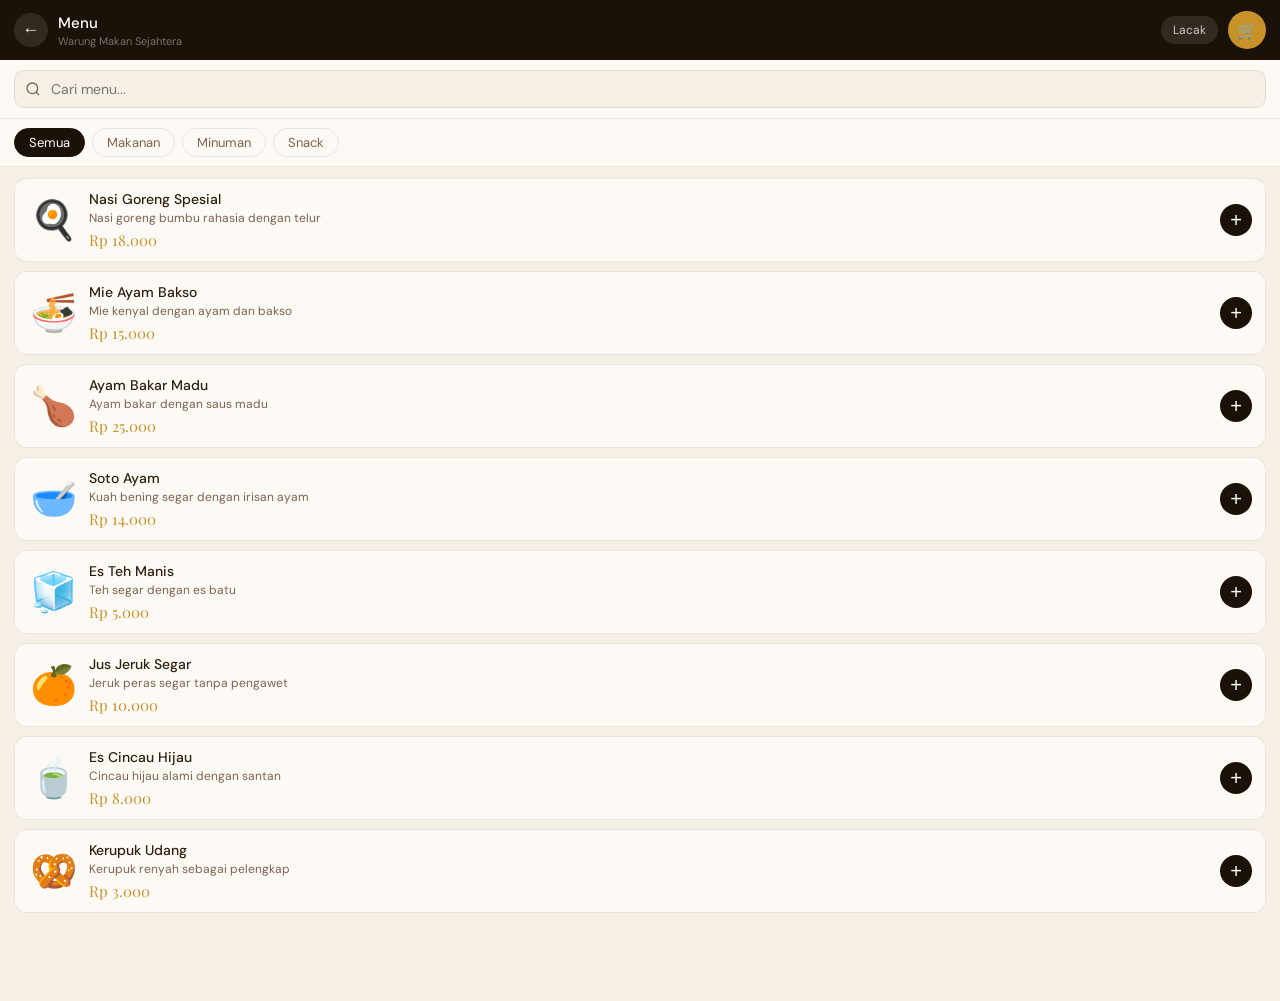
<file: pesan.html>
<!DOCTYPE html>
<html lang="id">
<head>
<meta charset="UTF-8">
<meta name="viewport" content="width=device-width, initial-scale=1.0, viewport-fit=cover">
<meta name="theme-color" content="#1a1208">
<meta name="apple-mobile-web-app-capable" content="yes">
<title>Pesan — Warung Sejahtera</title>
<link rel="manifest" href="manifest.json">
<link href="https://fonts.googleapis.com/css2?family=Playfair+Display:wght@600;700&family=DM+Sans:wght@300;400;500&display=swap" rel="stylesheet">
<style>
:root{--dark:#1a1208;--gold:#c8922a;--gold-l:#e8b84b;--cream:#f5efe6;--white:#fdfaf5;--muted:#7a6352;--text:#2d1f10;--border:rgba(0,0,0,0.08);--fd:'Playfair Display',serif;--fb:'DM Sans',sans-serif}
*{box-sizing:border-box;margin:0;padding:0;-webkit-tap-highlight-color:transparent}
html,body{min-height:100%;font-family:var(--fb);background:var(--cream);color:var(--text)}
.topbar{background:var(--dark);padding:11px 14px;display:flex;align-items:center;gap:10px;position:sticky;top:0;z-index:50}
.btn-back{background:rgba(255,255,255,0.1);border:none;color:white;width:34px;height:34px;border-radius:50%;font-size:17px;cursor:pointer;display:flex;align-items:center;justify-content:center;flex-shrink:0}
.topbar-info{flex:1;min-width:0}
.topbar-info h1{font-size:15px;font-weight:500;color:white;overflow:hidden;text-overflow:ellipsis;white-space:nowrap}
.topbar-info p{font-size:11px;color:rgba(255,255,255,0.4);margin-top:1px}
.btn-lacak{background:rgba(255,255,255,0.1);border:none;color:rgba(255,255,255,0.75);padding:6px 12px;border-radius:20px;font-size:12px;cursor:pointer;font-family:var(--fb);flex-shrink:0}
.btn-cart{position:relative;background:var(--gold);border:none;color:var(--dark);width:38px;height:38px;border-radius:50%;font-size:16px;cursor:pointer;display:flex;align-items:center;justify-content:center;flex-shrink:0}
.cbadge{position:absolute;top:-4px;right:-4px;background:#e24b4a;color:white;width:17px;height:17px;border-radius:50%;font-size:10px;font-weight:700;display:none;align-items:center;justify-content:center}
.page{display:none}
.page.active{display:block}

/* MENU */
.sbar{padding:10px 14px;background:var(--white);border-bottom:1px solid var(--border)}
.sbar input{width:100%;padding:9px 13px 9px 36px;border-radius:10px;border:1px solid var(--border);background:var(--cream);font-size:14px;font-family:var(--fb);color:var(--text);background-image:url("data:image/svg+xml,%3Csvg xmlns='http://www.w3.org/2000/svg' viewBox='0 0 24 24' fill='none' stroke='%237a6352' stroke-width='2'%3E%3Ccircle cx='11' cy='11' r='8'/%3E%3Cpath d='M21 21l-4.35-4.35'/%3E%3C/svg%3E");background-repeat:no-repeat;background-position:10px center;background-size:16px}
.sbar input:focus{border-color:var(--gold);outline:none}
.cbar{display:flex;gap:7px;padding:9px 14px;overflow-x:auto;scrollbar-width:none;background:var(--white);border-bottom:1px solid var(--border)}
.cbar::-webkit-scrollbar{display:none}
.chip{flex-shrink:0;padding:5px 14px;border-radius:100px;border:1px solid var(--border);background:transparent;font-size:13px;color:var(--muted);cursor:pointer;font-family:var(--fb)}
.chip.on{background:var(--dark);color:white;border-color:var(--dark)}
.mlist{padding:11px 14px;display:flex;flex-direction:column;gap:9px;padding-bottom:88px}
.icard{background:var(--white);border-radius:13px;border:1px solid var(--border);display:flex;align-items:center;gap:11px;padding:11px 13px}
.icard.oos{opacity:.5;pointer-events:none}
.iemoji{font-size:38px;flex-shrink:0;width:50px;text-align:center}
.iinfo{flex:1;min-width:0}
.iname{font-size:14px;font-weight:500;color:var(--text);margin-bottom:2px}
.idesc{font-size:12px;color:var(--muted);margin-bottom:4px;overflow:hidden;text-overflow:ellipsis;white-space:nowrap}
.iprice{font-family:var(--fd);font-size:15px;color:var(--gold)}
.iact{flex-shrink:0}
.badd{width:32px;height:32px;border-radius:50%;background:var(--dark);color:white;border:none;font-size:20px;cursor:pointer;display:flex;align-items:center;justify-content:center}
.badd:active{background:var(--gold)}
.qctrl{display:flex;align-items:center;gap:6px}
.qbtn{width:28px;height:28px;border-radius:50%;border:1.5px solid var(--dark);background:transparent;color:var(--dark);font-size:16px;cursor:pointer;display:flex;align-items:center;justify-content:center;font-family:var(--fb)}
.qbtn.p{background:var(--dark);color:white;border-color:var(--dark)}
.qbtn:active{opacity:.65}
.qn{font-size:14px;font-weight:500;min-width:18px;text-align:center}
.oosbadge{font-size:11px;background:#FCEBEB;color:#791F1F;padding:3px 9px;border-radius:100px}

/* FLOATING BAR */
.fbar{position:fixed;bottom:0;left:0;right:0;z-index:40;background:var(--dark);color:white;padding:12px 16px;padding-bottom:max(12px,env(safe-area-inset-bottom));display:none;align-items:center;justify-content:space-between;cursor:pointer}
.fbar.on{display:flex}
.fbar-l{display:flex;align-items:center;gap:10px}
.fbar-n{background:var(--gold);color:var(--dark);width:26px;height:26px;border-radius:50%;display:flex;align-items:center;justify-content:center;font-weight:700;font-size:12px}
.fbar-t{font-size:14px;font-weight:500}
.fbar-r{font-size:14px;font-weight:500;color:var(--gold)}

/* CART */
.chdr{padding:15px 14px 9px}
.chdr h2{font-family:var(--fd);font-size:22px;color:var(--text);margin-bottom:3px}
.chdr p{font-size:13px;color:var(--muted)}
.citems{padding:0 14px;display:flex;flex-direction:column;gap:8px}
.ci{background:var(--white);border-radius:12px;border:1px solid var(--border);padding:11px 13px;display:flex;align-items:center;gap:10px}
.ciemj{font-size:26px;flex-shrink:0}
.ciinfo{flex:1;min-width:0}
.ciname{font-size:14px;font-weight:500;color:var(--text)}
.cisub{font-size:12px;color:var(--muted);margin-top:2px}
.fwrap{padding:13px 14px}
.fwrap h3{font-size:15px;font-weight:500;color:var(--text);margin-bottom:12px}
.ff{margin-bottom:11px}
.ff label{display:block;font-size:12px;color:var(--muted);margin-bottom:5px;font-weight:500}
.ff input,.ff select,.ff textarea{width:100%;padding:10px 13px;border-radius:10px;border:1px solid var(--border);font-size:14px;font-family:var(--fb);background:var(--white);color:var(--text);transition:border-color .15s}
.ff input:focus,.ff select:focus,.ff textarea:focus{border-color:var(--gold);outline:none}
.ff textarea{resize:none;height:64px}
.sumbox{margin:0 14px 11px;background:var(--white);border-radius:12px;border:1px solid var(--border);padding:12px}
.sr{display:flex;justify-content:space-between;font-size:13px;color:var(--muted);padding:3px 0}
.sr.g{font-size:16px;font-weight:500;color:var(--text);border-top:1px solid var(--border);margin-top:7px;padding-top:8px}
.obtn{display:block;margin:0 14px;padding:15px;background:var(--gold);color:var(--dark);border:none;border-radius:13px;font-size:15px;font-weight:500;font-family:var(--fb);cursor:pointer;width:calc(100% - 28px);transition:background .2s;margin-bottom:max(22px,env(safe-area-inset-bottom,22px))}
.obtn:active{background:var(--gold-l)}
.obtn:disabled{opacity:.5;cursor:not-allowed}

/* QUEUE */
.qpg{min-height:100vh;background:var(--dark);display:flex;flex-direction:column;align-items:center;justify-content:center;padding:32px 20px;text-align:center}
.qico{font-size:58px;margin-bottom:18px}
.qlbl{font-size:13px;color:rgba(255,255,255,0.4);letter-spacing:.1em;text-transform:uppercase;margin-bottom:5px}
.qnum{font-family:var(--fd);font-size:84px;color:var(--gold);font-weight:700;line-height:1;margin-bottom:5px}
.qname{font-size:18px;color:white;font-weight:500;margin-bottom:3px}
.qsub{font-size:13px;color:rgba(255,255,255,0.4);margin-bottom:26px}
.qscard{background:rgba(255,255,255,0.05);border:1px solid rgba(255,255,255,0.1);border-radius:13px;padding:16px 20px;width:100%;max-width:290px;margin-bottom:18px}
.qsrow{display:flex;align-items:center;gap:10px;margin-bottom:9px}
.qsrow:last-child{margin-bottom:0}
.qdot{width:9px;height:9px;border-radius:50%;flex-shrink:0}
.dd{background:#1D9E75}.da{background:var(--gold);animation:bl 1.5s infinite}.dw{background:rgba(255,255,255,0.18)}
@keyframes bl{0%,100%{opacity:1}50%{opacity:.3}}
.qstxt{font-size:13px;color:rgba(255,255,255,0.65);text-align:left}
.qibox{background:rgba(255,255,255,0.04);border:1px solid rgba(255,255,255,0.08);border-radius:12px;padding:13px;width:100%;max-width:290px;margin-bottom:18px}
.qirow{display:flex;justify-content:space-between;font-size:13px;padding:4px 0;color:rgba(255,255,255,0.55)}
.qitot{display:flex;justify-content:space-between;font-size:14px;padding:8px 0 0;margin-top:5px;border-top:1px solid rgba(255,255,255,0.1);color:white;font-weight:500}
.qnote{font-size:12px;color:rgba(255,255,255,0.28);max-width:260px;line-height:1.6;margin-bottom:20px}
.qacts{display:flex;gap:9px;flex-wrap:wrap;justify-content:center}
.bqt{padding:10px 20px;background:var(--gold);color:var(--dark);border:none;border-radius:100px;font-size:13px;font-weight:500;cursor:pointer;font-family:var(--fb)}
.bqh{padding:10px 20px;border:1px solid rgba(255,255,255,0.15);background:transparent;color:rgba(255,255,255,0.5);border-radius:100px;font-size:13px;cursor:pointer;font-family:var(--fb)}

/* TRACK */
.tpg{padding:13px 14px max(80px,calc(env(safe-area-inset-bottom)+20px))}
.thero{text-align:center;padding:18px 0 14px}
.thero h2{font-family:var(--fd);font-size:22px;color:var(--text);margin-bottom:4px}
.thero p{font-size:13px;color:var(--muted)}
.tfbox{background:var(--white);border-radius:12px;border:1px solid var(--border);padding:13px;margin-bottom:13px}
.tfbox label{display:block;font-size:12px;color:var(--muted);margin-bottom:6px;font-weight:500}
.trow{display:flex;gap:8px}
.trow input{flex:1;padding:10px 13px;border-radius:10px;border:1px solid var(--border);font-size:14px;font-family:var(--fb);color:var(--text)}
.trow input:focus{border-color:var(--gold);outline:none}
.bcari{padding:10px 16px;background:var(--dark);color:white;border:none;border-radius:10px;font-size:14px;font-weight:500;cursor:pointer;font-family:var(--fb);white-space:nowrap}
.bcari:active{background:var(--gold);color:var(--dark)}
.tresults{margin-top:4px}
/* Track card */
.tkcard{background:var(--white);border-radius:13px;border:1px solid var(--border);overflow:hidden;margin-bottom:11px}
.tkhead{background:var(--dark);padding:13px 15px;display:flex;justify-content:space-between;align-items:center}
.tknum{font-family:var(--fd);font-size:42px;color:var(--gold);font-weight:700;line-height:1}
.tkmeta{text-align:right}
.tkoid{font-size:11px;color:rgba(255,255,255,0.38)}
.tkname{font-size:14px;color:white;font-weight:500;margin-top:2px}
.tktype{font-size:12px;color:rgba(255,255,255,0.4);margin-top:1px}
.tkbody{padding:13px}
.stepper{display:flex;flex-direction:column;margin-bottom:12px}
.steprow{display:flex;gap:11px;align-items:flex-start}
.stepcol{display:flex;flex-direction:column;align-items:center;width:20px}
.sdot{width:20px;height:20px;border-radius:50%;flex-shrink:0;display:flex;align-items:center;justify-content:center;font-size:10px;font-weight:700;color:white}
.sdd{background:#1D9E75}.sda{background:var(--gold);color:var(--dark);animation:pd 1.5s infinite}.sdw{background:rgba(0,0,0,0.1);color:var(--muted)}
@keyframes pd{0%,100%{transform:scale(1)}50%{transform:scale(1.12)}}
.sline{width:2px;flex:1;min-height:16px;background:var(--border)}
.sline.sl{background:#1D9E75}
.stxt{padding-bottom:18px}
.stitle{font-size:14px;font-weight:500;color:var(--text)}
.stitle.mt{color:var(--muted)}
.ssub{font-size:12px;color:var(--muted);margin-top:2px}
.ssub.ac{color:var(--gold);font-weight:500}
.tkitems{border-top:1px solid var(--border);padding-top:10px}
.tkitlbl{font-size:11px;color:var(--muted);margin-bottom:6px;font-weight:500}
.tkitr{display:flex;justify-content:space-between;font-size:13px;color:var(--text);padding:3px 0}
.tktot{display:flex;justify-content:space-between;font-size:14px;font-weight:500;color:var(--text);padding-top:7px;margin-top:4px;border-top:1px solid var(--border)}
.tempty{text-align:center;padding:28px 0;color:var(--muted);font-size:14px}
.temptyico{font-size:36px;margin-bottom:9px}
.trecent{margin-top:13px}
.trtitle{font-size:12px;font-weight:500;color:var(--muted);margin-bottom:8px;text-transform:uppercase;letter-spacing:.05em}
.tritem{background:var(--white);border-radius:11px;border:1px solid var(--border);padding:10px 13px;display:flex;align-items:center;justify-content:space-between;margin-bottom:7px;cursor:pointer}
.tritem:active{background:var(--cream)}
.troid{font-size:11px;color:var(--muted)}
.trname{font-size:14px;font-weight:500;margin-top:2px;color:var(--text)}
.trbadge{font-size:11px;padding:3px 9px;border-radius:100px;white-space:nowrap;flex-shrink:0}
.bpend{background:#FAEEDA;color:#633806}.bproc{background:#E6F1FB;color:#185FA5}.bdone{background:#E1F5EE;color:#085041}

/* SPINNER + TOAST */
.spov{position:fixed;inset:0;background:rgba(26,18,8,0.72);z-index:999;display:none;align-items:center;justify-content:center;flex-direction:column;gap:13px}
.spov.on{display:flex}
.sp{width:36px;height:36px;border:3px solid rgba(200,146,42,0.2);border-top-color:var(--gold);border-radius:50%;animation:spin .8s linear infinite}
@keyframes spin{to{transform:rotate(360deg)}}
.sptxt{color:rgba(255,255,255,0.6);font-size:13px}
.toast{position:fixed;bottom:72px;left:50%;transform:translateX(-50%) translateY(10px);background:var(--dark);color:white;padding:10px 18px;border-radius:100px;font-size:13px;opacity:0;transition:all .25s;z-index:300;white-space:nowrap;pointer-events:none;max-width:90vw;text-align:center}
.toast.on{opacity:1;transform:translateX(-50%) translateY(0)}
</style>
</head>
<body>

<div class="spov" id="sp"><div class="sp"></div><div class="sptxt">Memproses pesanan...</div></div>
<div class="toast" id="toast"></div>

<div class="topbar">
  <button class="btn-back" onclick="goBack()">←</button>
  <div class="topbar-info">
    <h1 id="ptitle">Menu</h1>
    <p>Warung Makan Sejahtera</p>
  </div>
  <button class="btn-lacak" id="btnlacak" onclick="showLacak()">Lacak</button>
  <button class="btn-cart" id="btncart" onclick="showCart()">🛒<span class="cbadge" id="cbadge"></span></button>
</div>

<!-- MENU -->
<div class="page active" id="pg-menu">
  <div class="sbar"><input type="text" id="sinput" placeholder="Cari menu..." oninput="doSearch(this.value)"></div>
  <div class="cbar" id="catbar"></div>
  <div class="mlist" id="mlist"></div>
</div>

<!-- CART -->
<div class="page" id="pg-cart">
  <div class="chdr"><h2>Keranjang</h2><p id="ctxt">0 item</p></div>
  <div class="citems" id="citems"></div>
  <div class="fwrap">
    <h3>Data Pemesan</h3>
    <div class="ff"><label>Nama lengkap *</label><input type="text" id="inama" placeholder="contoh: Budi Santoso" autocomplete="name"></div>
    <div class="ff"><label>Nomor HP / WhatsApp *</label><input type="tel" id="ihp" placeholder="contoh: 08123456789" autocomplete="tel"></div>
    <div class="ff"><label>Tipe pesanan *</label>
      <select id="itype">
        <option value="dine">Makan di tempat</option>
        <option value="takeaway">Bawa pulang</option>
      </select>
    </div>
    <div class="ff"><label>Catatan (opsional)</label><textarea id="inote" placeholder="contoh: tanpa bawang, extra pedas..."></textarea></div>
  </div>
  <div class="sumbox">
    <div class="sr"><span>Subtotal</span><span id="ssub">Rp 0</span></div>
    <div class="sr"><span>PPN 11%</span><span id="stax">Rp 0</span></div>
    <div class="sr g"><span>Total</span><span id="stot">Rp 0</span></div>
  </div>
  <button class="obtn" id="obtn" onclick="doCheckout()">Konfirmasi Pesanan →</button>
</div>

<!-- QUEUE -->
<div class="page" id="pg-queue"><div class="qpg" id="qcontent"></div></div>

<!-- TRACK -->
<div class="page" id="pg-track">
  <div class="tpg">
    <div class="thero"><h2>Lacak Pesanan</h2><p>Masukkan nomor HP yang digunakan saat memesan</p></div>
    <div class="tfbox">
      <label>Nomor HP / WhatsApp</label>
      <div class="trow">
        <input type="tel" id="thp" placeholder="contoh: 08123456789" onkeydown="if(event.key==='Enter')doTrack()">
        <button class="bcari" onclick="doTrack()">Cari</button>
      </div>
    </div>
    <div id="tresults" class="tresults"></div>
    <div id="trecent" class="trecent" style="display:none">
      <div class="trtitle">Pesanan terakhir di perangkat ini</div>
      <div id="trecentlist"></div>
    </div>
  </div>
</div>

<!-- FLOATING BAR -->
<div class="fbar" id="fbar" onclick="showCart()">
  <div class="fbar-l"><div class="fbar-n" id="fbar-n">0</div><div class="fbar-t" id="fbar-t">Lihat Keranjang</div></div>
  <div class="fbar-r" id="fbar-r">Rp 0</div>
</div>

<script>
// ── CONFIG ── ganti setelah deploy Apps  ──────────────
const SCRIPT_URL = localStorage.getItem('kpos_url') || 'https://script.google.com/macros/s/AKfycbxmIgqUCx5q-sMKX3-kPm6FVTsrg-AqLlbbTD6zY5kpDUciIH-T5FmqS5bkVmdwgfNtMQ/exec';
// ────────────────────────────────────────────────────────────

const cart = {};
let menu = [];
let cat = 'semua';
let sq = '';
const fmt = n => 'Rp ' + Math.round(n).toLocaleString('id-ID');

// ── LOAD MENU ────────────────────────────────────────────────
async function loadMenu() {
  try {
    const r = await fetch(SCRIPT_URL + '?action=getMenu');
    const d = await r.json();
    if (d.menu && d.menu.length) { menu = d.menu; }
    else { fallbackMenu(); }
  } catch(e) { fallbackMenu(); }
  renderCats();
  renderMenu();
}

function fallbackMenu() {
  menu = [
    {id:'1',name:'Nasi Goreng Spesial',price:18000,emoji:'🍳',cat:'makanan',desc:'Nasi goreng bumbu rahasia dengan telur',stock:24},
    {id:'2',name:'Mie Ayam Bakso',price:15000,emoji:'🍜',cat:'makanan',desc:'Mie kenyal dengan ayam dan bakso',stock:12},
    {id:'3',name:'Ayam Bakar Madu',price:25000,emoji:'🍗',cat:'makanan',desc:'Ayam bakar dengan saus madu',stock:5},
    {id:'4',name:'Soto Ayam',price:14000,emoji:'🥣',cat:'makanan',desc:'Kuah bening segar dengan irisan ayam',stock:8},
    {id:'5',name:'Es Teh Manis',price:5000,emoji:'🧊',cat:'minuman',desc:'Teh segar dengan es batu',stock:50},
    {id:'6',name:'Jus Jeruk Segar',price:10000,emoji:'🍊',cat:'minuman',desc:'Jeruk peras segar tanpa pengawet',stock:30},
    {id:'7',name:'Es Cincau Hijau',price:8000,emoji:'🍵',cat:'minuman',desc:'Cincau hijau alami dengan santan',stock:20},
    {id:'8',name:'Kerupuk Udang',price:3000,emoji:'🥨',cat:'snack',desc:'Kerupuk renyah sebagai pelengkap',stock:99},
  ];
}

function renderCats() {
  const cats = ['semua', ...new Set(menu.map(m => m.cat))];
  document.getElementById('catbar').innerHTML = cats.map(c =>
    `<button class="chip${c===cat?' on':''}" onclick="setCat('${c}',this)">${c.charAt(0).toUpperCase()+c.slice(1)}</button>`
  ).join('');
}

function setCat(c, btn) {
  cat = c;
  document.querySelectorAll('.chip').forEach(b => b.classList.remove('on'));
  btn.classList.add('on');
  renderMenu();
}

function doSearch(q) { sq = q.toLowerCase(); renderMenu(); }

function renderMenu() {
  let items = cat === 'semua' ? [...menu] : menu.filter(m => m.cat === cat);
  if (sq) items = items.filter(m => m.name.toLowerCase().includes(sq) || m.desc.toLowerCase().includes(sq));
  if (!items.length) {
    document.getElementById('mlist').innerHTML = '<div style="text-align:center;padding:40px 0;color:var(--muted);font-size:14px">Menu tidak ditemukan</div>';
    return;
  }
  document.getElementById('mlist').innerHTML = items.map(m => {
    const qty = cart[m.id] || 0;
    const oos = m.stock <= 0;
    const act = oos
      ? '<span class="oosbadge">Habis</span>'
      : qty === 0
        ? `<button class="badd" onclick="addItem('${m.id}')">+</button>`
        : `<div class="qctrl"><button class="qbtn" onclick="chQty('${m.id}',-1)">−</button><span class="qn">${qty}</span><button class="qbtn p" onclick="chQty('${m.id}',1)">+</button></div>`;
    return `<div class="icard${oos?' oos':''}">
      <div class="iemoji">${m.emoji}</div>
      <div class="iinfo"><div class="iname">${m.name}</div><div class="idesc">${m.desc}</div><div class="iprice">${fmt(m.price)}</div></div>
      <div class="iact">${act}</div>
    </div>`;
  }).join('');
}

// ── CART ─────────────────────────────────────────────────────
function addItem(id) { cart[id] = 1; refreshBar(); renderMenu(); }

function chQty(id, d) {
  cart[id] = (cart[id]||0) + d;
  if (cart[id] <= 0) delete cart[id];
  refreshBar();
  renderMenu();
  if (document.getElementById('pg-cart').classList.contains('active')) renderCartPage();
}

function getTotals() {
  const ids = Object.keys(cart);
  const qty = ids.reduce((a,id) => a + cart[id], 0);
  const sub = ids.reduce((a,id) => { const m=menu.find(x=>x.id==id); return a+(m?m.price*cart[id]:0); }, 0);
  const tax = Math.round(sub * 0.11);
  return { ids, qty, sub, tax, total: sub+tax };
}

function refreshBar() {
  const {qty, total} = getTotals();
  const bar = document.getElementById('fbar');
  const badge = document.getElementById('cbadge');
  if (qty > 0) {
    bar.classList.add('on');
    document.getElementById('fbar-n').textContent = qty;
    document.getElementById('fbar-t').textContent = qty + ' item dipilih';
    document.getElementById('fbar-r').textContent = fmt(total);
    badge.textContent = qty; badge.style.display = 'flex';
  } else {
    bar.classList.remove('on');
    badge.style.display = 'none';
  }
}

// ── NAVIGATION ───────────────────────────────────────────────
function setPage(pg) {
  document.querySelectorAll('.page').forEach(p => p.classList.remove('active'));
  document.getElementById('pg-'+pg).classList.add('active');
  const onMenu = pg === 'menu';
  document.getElementById('fbar').classList[onMenu ? (getTotals().qty > 0 ? 'add' : 'remove') : 'remove']('on');
  if (onMenu) refreshBar();
  const showTopBtns = onMenu;
  document.getElementById('btncart').style.display = showTopBtns ? 'flex' : 'none';
  document.getElementById('btnlacak').style.display = showTopBtns ? 'block' : 'none';
  window.scrollTo(0,0);
}

function goBack() {
  const active = document.querySelector('.page.active');
  if (!active) return;
  if (active.id === 'pg-cart' || active.id === 'pg-track') {
    setPage('menu'); document.getElementById('ptitle').textContent = 'Menu';
  } else {
    location.href = 'index.html';
  }
}

function showCart() {
  const {qty} = getTotals();
  if (qty === 0) { toast('Keranjang masih kosong'); return; }
  setPage('cart');
  document.getElementById('ptitle').textContent = 'Keranjang';
  renderCartPage();
}

function renderCartPage() {
  const {ids, qty, sub, tax, total} = getTotals();
  document.getElementById('ctxt').textContent = qty + ' item';
  if (ids.length === 0) { setPage('menu'); document.getElementById('ptitle').textContent = 'Menu'; return; }
  document.getElementById('citems').innerHTML = ids.map(id => {
    const m = menu.find(x => x.id==id); if (!m) return '';
    const q = cart[id];
    return `<div class="ci">
      <div class="ciemj">${m.emoji}</div>
      <div class="ciinfo"><div class="ciname">${m.name}</div><div class="cisub">${fmt(m.price)} × ${q} = ${fmt(m.price*q)}</div></div>
      <div class="qctrl"><button class="qbtn" onclick="chQty('${id}',-1)">−</button><span class="qn">${q}</span><button class="qbtn p" onclick="chQty('${id}',1)">+</button></div>
    </div>`;
  }).join('');
  document.getElementById('ssub').textContent = fmt(sub);
  document.getElementById('stax').textContent = fmt(tax);
  document.getElementById('stot').textContent = fmt(total);
}

function showLacak() {
  setPage('track');
  document.getElementById('ptitle').textContent = 'Lacak Pesanan';
  showRecent();
}

// ── CHECKOUT ─────────────────────────────────────────────────
async function doCheckout() {
  const nama = document.getElementById('inama').value.trim();
  const hp   = document.getElementById('ihp').value.trim();
  const type = document.getElementById('itype').value;
  const note = document.getElementById('inote').value.trim();
  if (!nama) { toast('⚠️ Nama harus diisi'); return; }
  if (!hp)   { toast('⚠️ Nomor HP harus diisi'); return; }
  if (Object.keys(cart).length===0) { toast('⚠️ Keranjang kosong'); return; }

  const {ids, sub, tax, total} = getTotals();
  const items = ids.map(id => { const m=menu.find(x=>x.id==id); return {id:m.id,name:m.name,emoji:m.emoji,price:m.price,qty:cart[id]}; });

  document.getElementById('sp').classList.add('on');
  document.getElementById('obtn').disabled = true;

  let queueNum = Math.floor(Math.random()*50)+1;
  let orderId  = 'ORD-'+Date.now().toString().slice(-6);

  try {
    const res = await fetch(SCRIPT_URL, {
      method:'POST',
      headers:{'Content-Type':'application/json'},
      body: JSON.stringify({action:'createOrder',nama,hp,type,note,items,sub,tax,total})
    });
    const d = await res.json();
    if (d.success) { queueNum=d.queueNum; orderId=d.orderId; }
  } catch(e) { /* offline fallback */ }

  document.getElementById('sp').classList.remove('on');
  document.getElementById('obtn').disabled = false;

  saveLocal({orderId,queue:queueNum,nama,hp,type,note,items,sub,tax,total,status:'pending',
    time:new Date().toLocaleTimeString('id-ID',{hour:'2-digit',minute:'2-digit'})});

  Object.keys(cart).forEach(k => delete cart[k]);
  refreshBar();
  setPage('queue');
  document.getElementById('ptitle').textContent = 'Antrian';

  document.getElementById('qcontent').innerHTML = `
    <div class="qico">🎉</div>
    <div class="qlbl">Nomor antrian kamu</div>
    <div class="qnum">${String(queueNum).padStart(2,'0')}</div>
    <div class="qname">${nama}</div>
    <div class="qsub">${type==='dine'?'Makan di tempat':'Bawa pulang'} · ${orderId}</div>
    <div class="qscard">
      <div class="qsrow"><div class="qdot dd"></div><div class="qstxt">✓ Pesanan diterima sistem</div></div>
      <div class="qsrow"><div class="qdot da"></div><div class="qstxt">🍳 Menunggu konfirmasi dapur...</div></div>
      <div class="qsrow"><div class="qdot dw"></div><div class="qstxt">📲 Invoice dikirim ke ${hp} setelah selesai</div></div>
    </div>
    <div class="qibox">
      ${items.map(i=>`<div class="qirow"><span>${i.emoji} ${i.name} ×${i.qty}</span><span>${fmt(i.price*i.qty)}</span></div>`).join('')}
      <div class="qitot"><span>Total</span><span>${fmt(total)}</span></div>
    </div>
    <div class="qnote">Tunjukkan nomor ini ke kasir. Invoice otomatis dikirim setelah pesanan selesai diproses.</div>
    <div class="qacts">
      <button class="bqt" onclick="goLacak('${hp}')">🔍 Lacak Pesanan</button>
      <button class="bqh" onclick="location.href='index.html'">← Beranda</button>
    </div>`;
}

function goLacak(hp) {
  showLacak();
  document.getElementById('thp').value = hp;
  doTrack();
}

// ── TRACK ────────────────────────────────────────────────────
function showRecent() {
  const list = loadLocal();
  const el = document.getElementById('trecent');
  if (!list.length) { el.style.display='none'; return; }
  el.style.display = 'block';
  document.getElementById('trecentlist').innerHTML = list.map(o => {
    const bc = o.status==='done'?'bdone':o.status==='processing'?'bproc':'bpend';
    const bt = o.status==='done'?'Selesai':o.status==='processing'?'Diproses':'Menunggu';
    return `<div class="tritem" onclick='showOneTrack(${JSON.stringify(o)})'>
      <div><div class="troid">${o.orderId} · Antrian #${o.queue}</div><div class="trname">${o.nama}</div></div>
      <span class="trbadge ${bc}">${bt}</span>
    </div>`;
  }).join('');
}

async function doTrack() {
  const hp = document.getElementById('thp').value.trim();
  if (!hp) { toast('⚠️ Masukkan nomor HP'); return; }
  document.getElementById('tresults').innerHTML = '<div class="tempty"><div class="temptyico">🔍</div>Mencari pesanan...</div>';
  let orders = [];
  try {
    const res = await fetch(SCRIPT_URL+'?action=trackOrder&hp='+encodeURIComponent(hp));
    const d = await res.json();
    orders = d.orders || [];
  } catch(e) {
    orders = loadLocal().filter(o => o.hp===hp);
  }
  if (!orders.length) {
    document.getElementById('tresults').innerHTML = `<div class="tempty"><div class="temptyico">🤷</div>Tidak ada pesanan untuk <strong>${hp}</strong><br><span style="font-size:12px;display:block;margin-top:5px">Pastikan nomor sama dengan saat memesan</span></div>`;
    return;
  }
  document.getElementById('tresults').innerHTML = orders.slice(0,5).map(o => buildTkCard(o)).join('');
  document.getElementById('trecent').style.display = 'none';
}

function showOneTrack(o) {
  document.getElementById('tresults').innerHTML = buildTkCard(o);
  document.getElementById('trecent').style.display = 'none';
  document.getElementById('thp').value = o.hp || '';
  window.scrollTo(0,0);
}

function buildTkCard(o) {
  const steps = [
    {title:'Pesanan diterima', sub:'Menunggu konfirmasi dapur'},
    {title:'Sedang dimasak',   sub:'Pesanan sedang disiapkan'},
    {title:'Pesanan selesai',  sub:'Silakan ambil pesananmu'},
  ];
  const ord = ['pending','processing','done'];
  const cur = ord.indexOf(o.status);
  const stHtml = steps.map((s,i) => {
    const done=i<cur, active=i===cur;
    const dc = done?'sdd':active?'sda':'sdw';
    const di = done?'✓':String(i+1);
    return `<div class="steprow">
      <div class="stepcol">
        <div class="sdot ${dc}">${di}</div>
        ${i<steps.length-1?`<div class="sline${done?' sl':''}"></div>`:''}
      </div>
      <div class="stxt">
        <div class="stitle${!done&&!active?' mt':''}">${s.title}</div>
        <div class="ssub${active?' ac':''}">${s.sub}</div>
      </div>
    </div>`;
  }).join('');
  const itHtml = (o.items||[]).map(i =>
    `<div class="tkitr"><span>${i.emoji||''} ${i.name} ×${i.qty}</span><span>${fmt(i.price*i.qty)}</span></div>`
  ).join('');
  return `<div class="tkcard">
    <div class="tkhead">
      <div class="tknum">${String(o.queue).padStart(2,'0')}</div>
      <div class="tkmeta"><div class="tkoid">${o.orderId||''}</div><div class="tkname">${o.nama}</div><div class="tktype">${o.type==='dine'?'Makan di tempat':'Bawa pulang'}</div></div>
    </div>
    <div class="tkbody">
      <div class="stepper">${stHtml}</div>
      ${itHtml?`<div class="tkitems"><div class="tkitlbl">Rincian pesanan</div>${itHtml}<div class="tktot"><span>Total</span><span>${fmt(o.total)}</span></div></div>`:''}
    </div>
  </div>`;
}

// ── LOCAL STORAGE ────────────────────────────────────────────
function loadLocal() { try { return JSON.parse(localStorage.getItem('kpos_orders')||'[]'); } catch(e){return[];} }
function saveLocal(o) {
  try {
    let l = loadLocal().filter(x=>x.orderId!==o.orderId);
    l.unshift(o); localStorage.setItem('kpos_orders', JSON.stringify(l.slice(0,10)));
  } catch(e){}
}

// ── TOAST ────────────────────────────────────────────────────
function toast(msg) {
  const el = document.getElementById('toast');
  el.textContent = msg; el.classList.add('on');
  setTimeout(()=>el.classList.remove('on'), 2600);
}

loadMenu();
</script>
</body>
</html>
</file>
